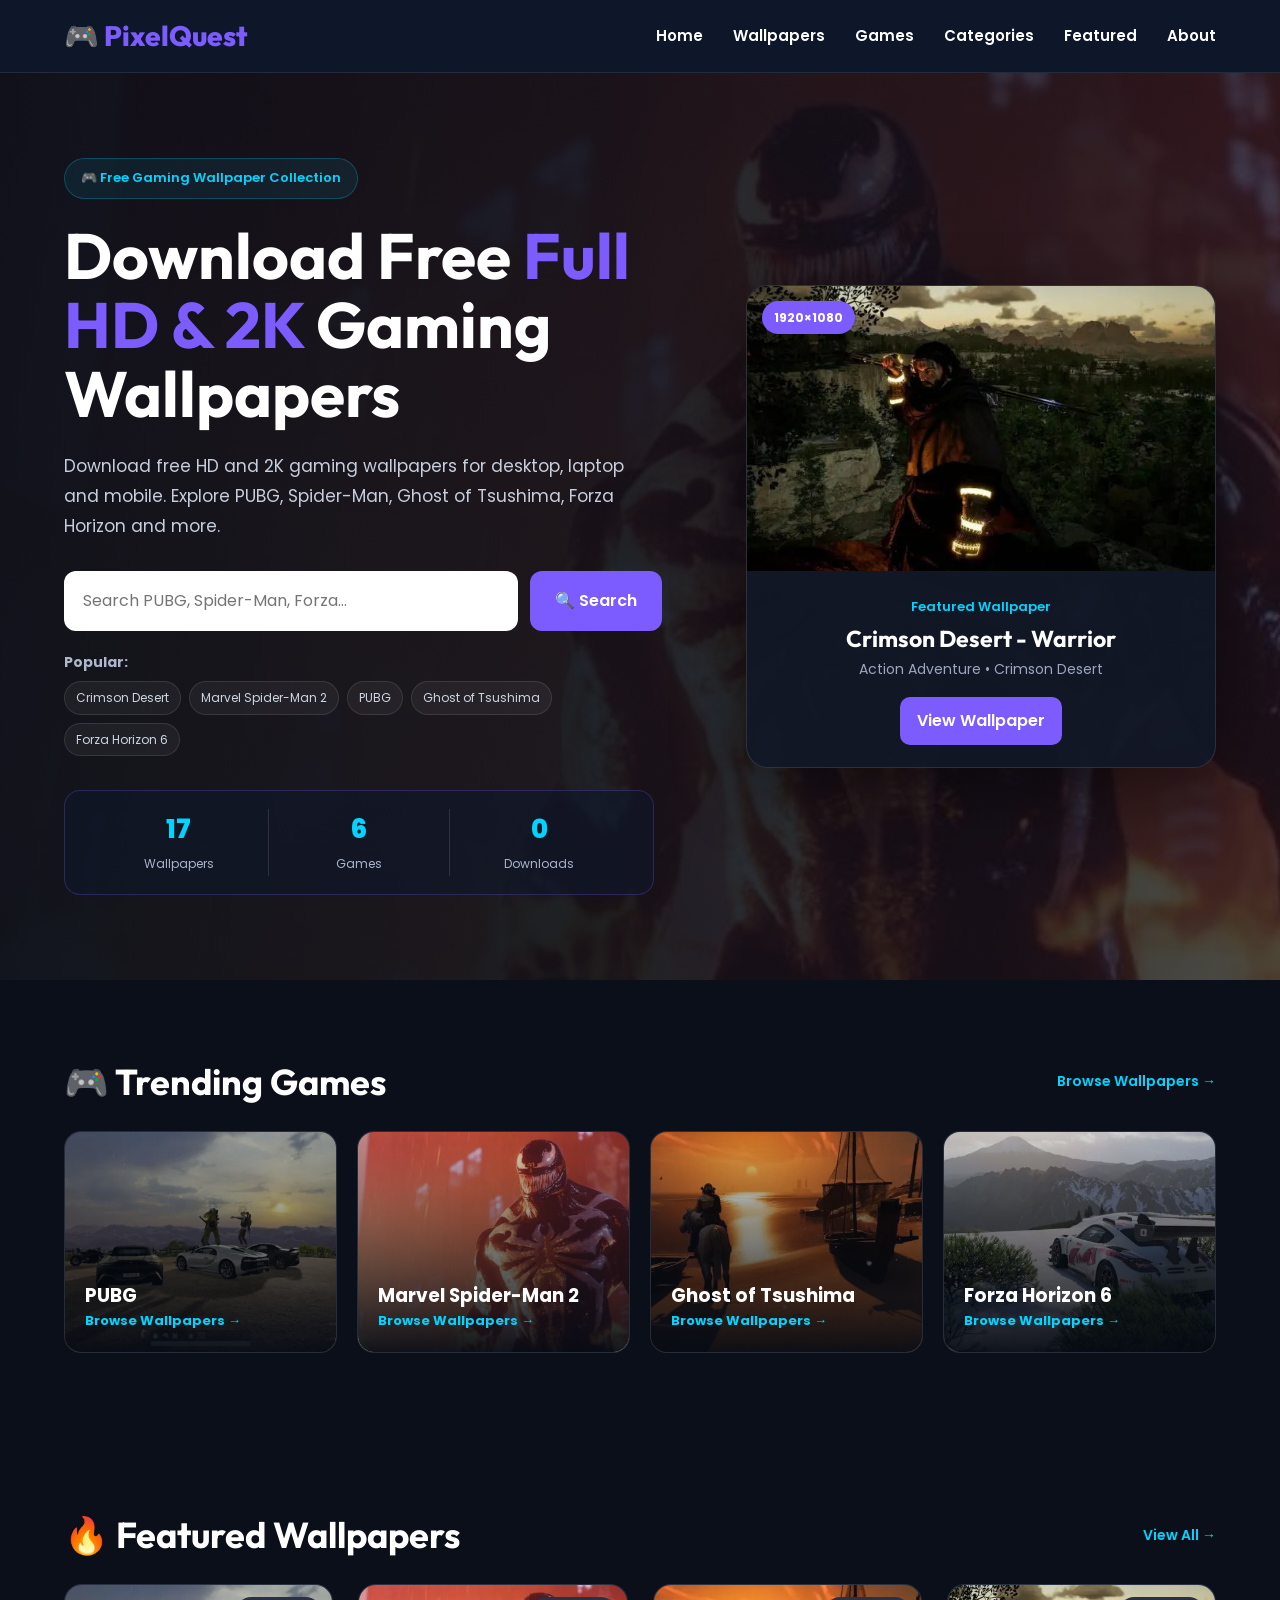
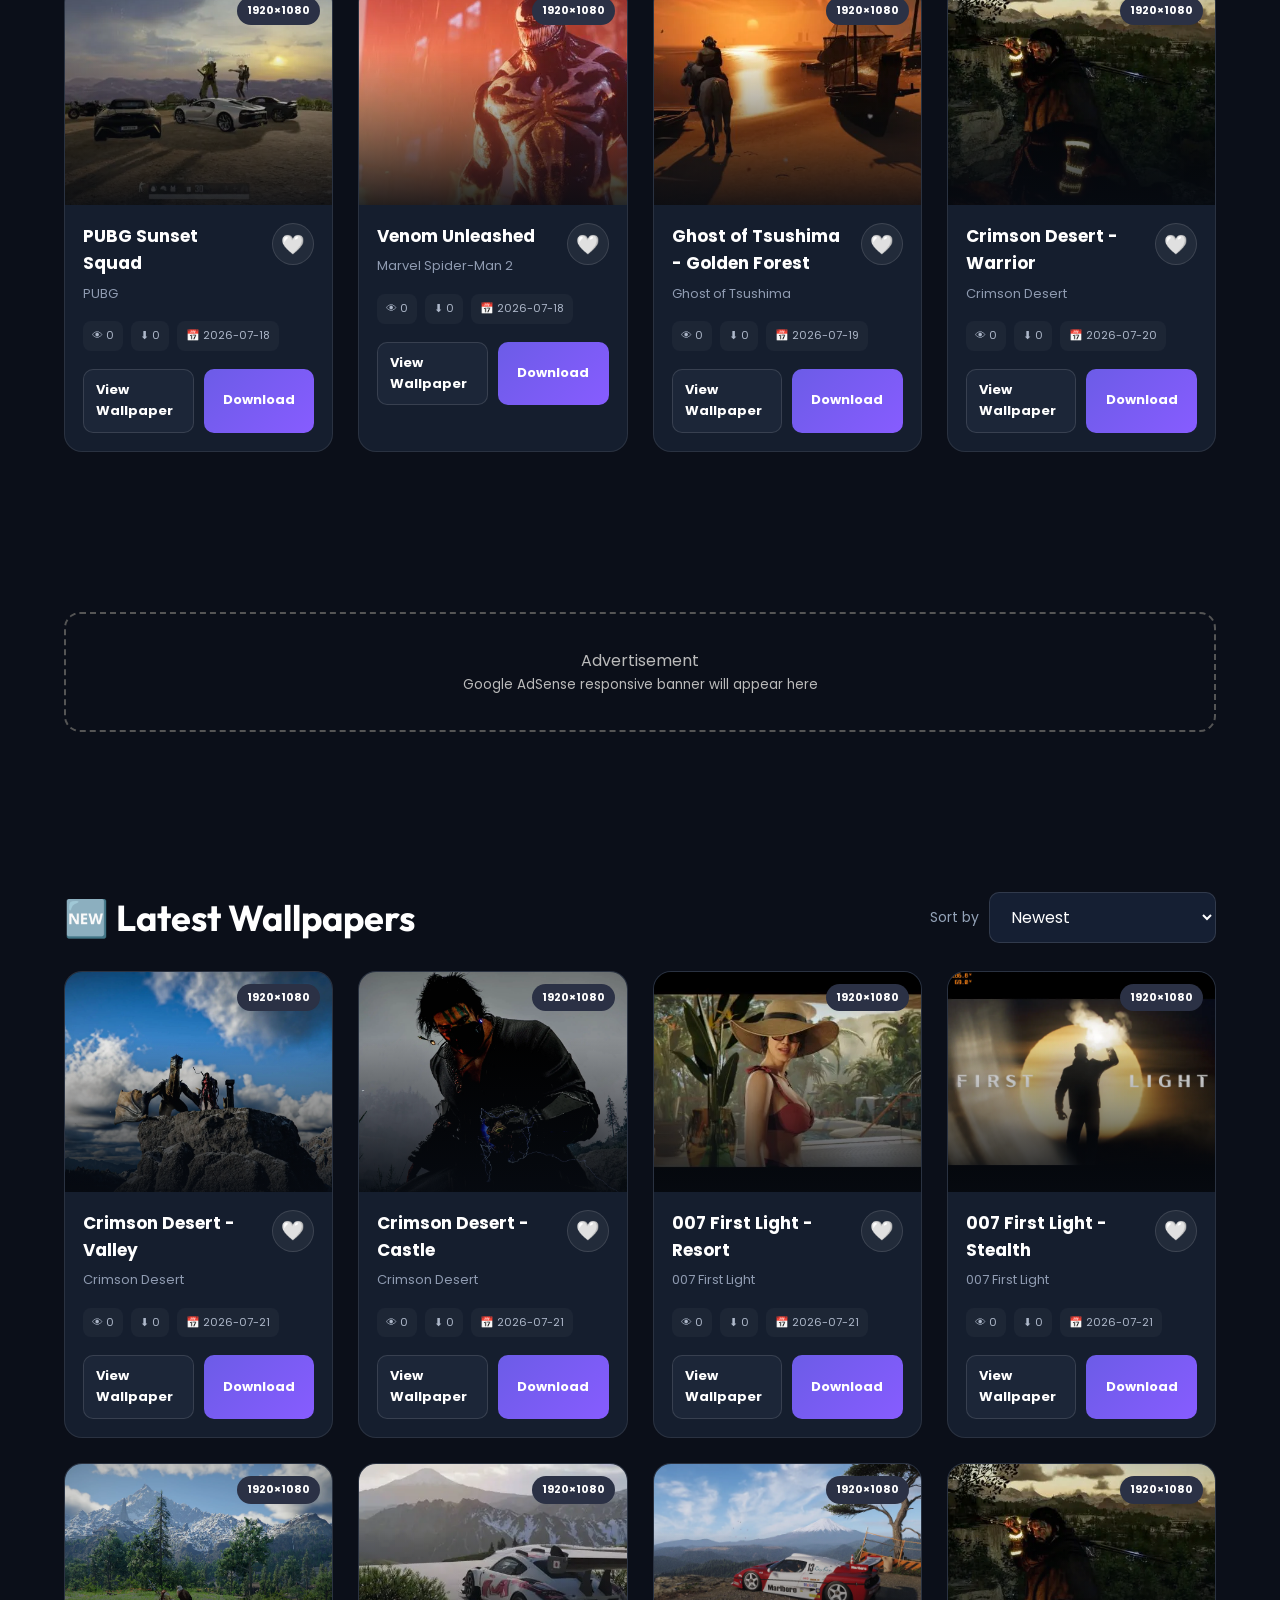
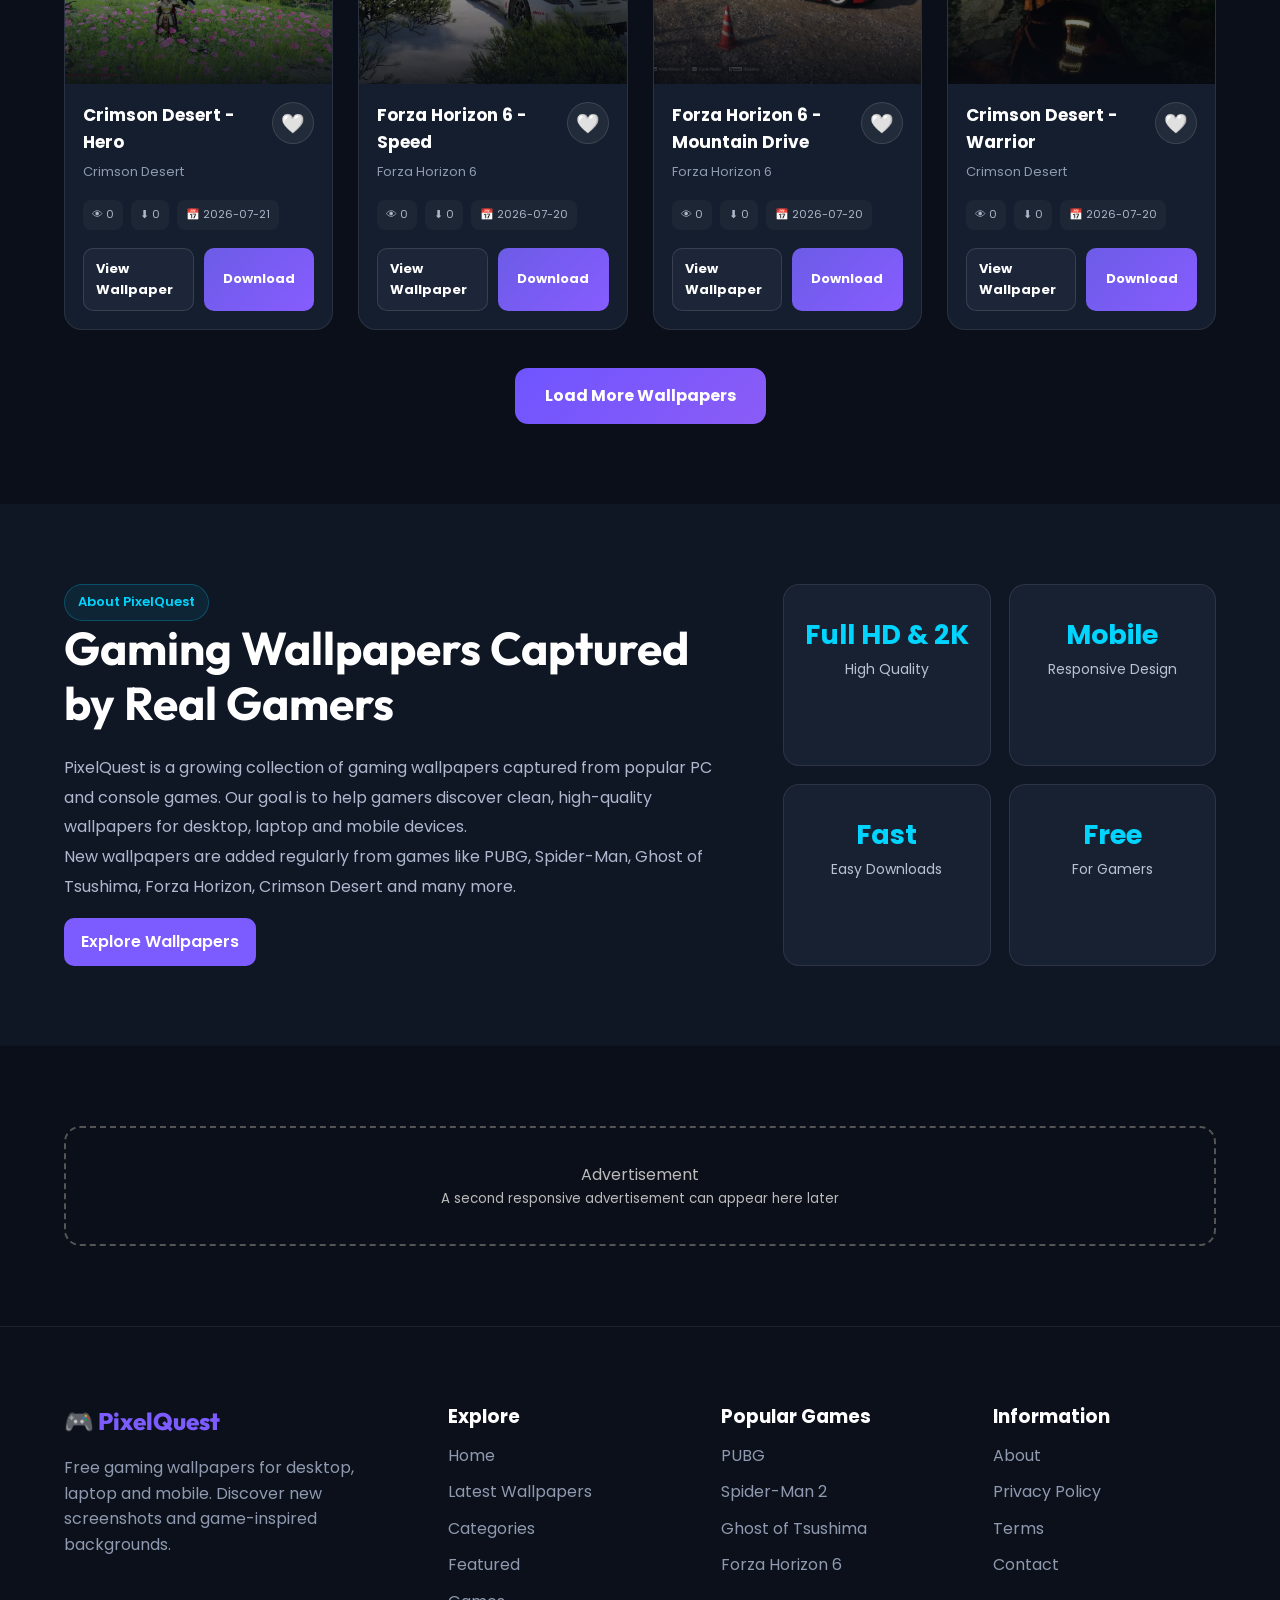
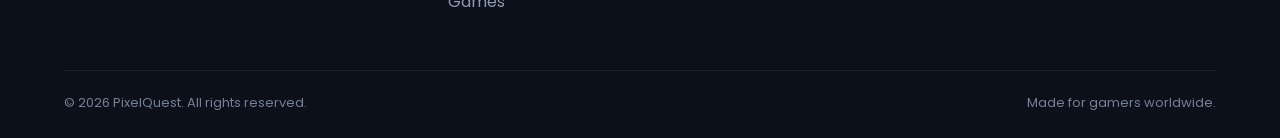
<file: index.html>
<!DOCTYPE html>
<html lang="en">

<head>
    <link
    rel="preload"
    as="image"
    href="images/thumbnail/spiderman/spiderman1.webp"
    type="image/webp"
    fetchpriority="high"
>

    <meta charset="UTF-8">

    <meta
        name="viewport"
        content="width=device-width, initial-scale=1.0"
    >

    <title>
        PixelQuest | Free HD & 2K Gaming Wallpapers
    </title>

    <meta
        name="description"
        content="Download free HD and 2K gaming wallpapers for desktop, laptop and mobile. Explore PUBG, Spider-Man, Ghost of Tsushima, Forza Horizon, Crimson Desert and more."
    >

    <!-- Canonical URL -->

    <link
        rel="canonical"
        href="https://pixelquestwallpapers.com/"
    >

    <!-- Favicon -->

    <link
        rel="icon"
        type="image/png"
        href="images/favicon.png"
    >

    <!-- Open Graph sharing -->

    <meta
        property="og:title"
        content="PixelQuest | Free HD & 2K Gaming Wallpapers"
    >

    <meta
        property="og:description"
        content="Download free HD and 2K gaming wallpapers for desktop, laptop and mobile."
    >

    <meta
        property="og:type"
        content="website"
    >

    <meta
        property="og:url"
        content="https://pixelquestwallpapers.com/"
    >

    <meta
        property="og:image"
        content="https://pixelquestwallpapers.com/images/social-preview.jpg"
    >

    <!-- Twitter / X sharing -->

    <meta
        name="twitter:card"
        content="summary_large_image"
    >

    <meta
        name="twitter:title"
        content="PixelQuest | Free HD & 2K Gaming Wallpapers"
    >

    <meta
        name="twitter:description"
        content="Download free HD and 2K gaming wallpapers for desktop, laptop and mobile."
    >

    <meta
        name="twitter:image"
        content="https://pixelquestwallpapers.com/images/social-preview.jpg"
    >

    <!-- Styles -->

    <link
        rel="stylesheet"
        href="style.css?v=11"
    >

    <link
        rel="preconnect"
        href="https://fonts.googleapis.com"
    >

    <link
        rel="preconnect"
        href="https://fonts.gstatic.com"
        crossorigin
    >

    <link
        href="https://fonts.googleapis.com/css2?family=Outfit:wght@400;500;600;700;800&family=Poppins:wght@400;500;600&display=swap"
        rel="stylesheet"
    >

    <!-- JSON-LD Schema -->

    <script type="application/ld+json">
    {
        "@context": "https://schema.org",
        "@type": "WebSite",
        "name": "PixelQuest",
        "url": "https://pixelquestwallpapers.com/",
        "description": "Download free HD and 2K gaming wallpapers for desktop, laptop and mobile.",
        "potentialAction": {
            "@type": "SearchAction",
            "target": "https://pixelquestwallpapers.com/pages/search.html?q={search_term_string}",
            "query-input": "required name=search_term_string"
        }
    }
    </script>

    <script type="application/ld+json">
    {
        "@context": "https://schema.org",
        "@type": "Organization",
        "name": "PixelQuest",
        "url": "https://pixelquestwallpapers.com/",
        "logo": "https://pixelquestwallpapers.com/images/favicon.png"
    }
    </script>
    <!-- Google AdSense -->

<script
    async
    src="https://pagead2.googlesyndication.com/pagead/js/adsbygoogle.js?client=ca-pub-5871455052425075"
    crossorigin="anonymous"
></script>

    <!-- Google Analytics -->

    <script
        async
        src="https://www.googletagmanager.com/gtag/js?id=G-TD5LSX45Y0"
    ></script>

    <script>

        window.dataLayer =
            window.dataLayer || [];

        function gtag() {
            dataLayer.push(arguments);
        }

        gtag("js", new Date());

        gtag(
            "config",
            "G-TD5LSX45Y0"
        );

    </script>

</head>

<body>

    <!-- ================= HEADER ================= -->

    <header class="site-header">

        <div class="container header-container">

            <a
                href="/"
                class="logo"
            >
                🎮 PixelQuest
            </a>

            <nav class="desktop-nav">

                <a href="/">
                    Home
                </a>

                <a href="#latest">
                    Wallpapers
                </a>

                <a href="#games">
                    Games
                </a>

                <a href="pages/category.html">
                    Categories
                </a>

                <a href="#featured">
                    Featured
                </a>

                <a href="pages/about.html">
                    About
                </a>

            </nav>

            <button
                class="mobile-menu-button"
                id="mobile-menu-button"
                type="button"
                aria-label="Open navigation menu"
                aria-expanded="false"
            >

                <span></span>
                <span></span>
                <span></span>

            </button>

        </div>

        <nav
            class="mobile-nav"
            id="mobile-nav"
            aria-hidden="true"
            inert
        >

            <a href="/">
                🏠 Home
            </a>

            <a href="#latest">
                🖼 Wallpapers
            </a>

            <a href="#games">
                🎮 Games
            </a>

            <a href="pages/category.html">
                🗂 Categories
            </a>

            <a href="#featured">
                ⭐ Featured
            </a>

            <a href="pages/about.html">
                ℹ About
            </a>

        </nav>

    </header>

    <!-- ================= HERO ================= -->

    <section class="hero">

        <div class="container hero-container">

            <div class="hero-text">

                <span class="hero-tag">
                    🎮 Free Gaming Wallpaper Collection
                </span>

                <h1>
                    Download Free
                    <span>Full HD & 2K</span>
                    Gaming Wallpapers
                </h1>

                <p class="hero-description">
                    Download free HD and 2K gaming wallpapers for desktop,
                    laptop and mobile. Explore PUBG, Spider-Man,
                    Ghost of Tsushima, Forza Horizon and more.
                </p>

                <div class="search-box">

                    <input
                        type="text"
                        placeholder="Search PUBG, Spider-Man, Forza..."
                        aria-label="Search gaming wallpapers"
                    >

                    <button type="button">
                        🔍 Search
                    </button>

                </div>

                <div class="hero-popular">

                    <strong>
                        Popular:
                    </strong>

                    <div id="hero-popular-games"></div>

                </div>

                <!-- Dynamic Hero Statistics -->

                <div class="hero-stats">

                    <div class="hero-stat">

                        <span
                            class="hero-stat-number"
                            id="wallpaper-count"
                        >
                            0
                        </span>

                        <span class="hero-stat-label">
                            Wallpapers
                        </span>

                    </div>

                    <div class="hero-stat-divider"></div>

                    <div class="hero-stat">

                        <span
                            class="hero-stat-number"
                            id="game-count"
                        >
                            0
                        </span>

                        <span class="hero-stat-label">
                            Games
                        </span>

                    </div>

                    <div class="hero-stat-divider"></div>

                    <div class="hero-stat">

                        <span
                            class="hero-stat-number"
                            id="download-count"
                        >
                            0
                        </span>

                        <span class="hero-stat-label">
                            Downloads
                        </span>

                    </div>

                </div>

            </div>

            <div
                class="hero-featured"
                id="hero-featured-card"
            >

                <div class="hero-featured-image">

                    <img
                        id="hero-featured-image"
                        src="images/thumbnail/ghostoftsushima/got1.webp"
                        alt="Featured gaming wallpaper"
                        decoding="async"
                        fetchpriority="high"
                        width="640"
                        height="360"
                    >

                    <span
                        class="hero-resolution"
                        id="hero-featured-resolution"
                    >
                        1920×1080
                    </span>

                </div>

                <div class="hero-featured-info">

                    <span>
                        Featured Wallpaper
                    </span>

                    <h2 id="hero-featured-title">
                        Ghost of Tsushima
                    </h2>

                    <p id="hero-featured-details">
                        Action Adventure • Desktop
                    </p>

                    <a
                        href="#featured"
                        class="hero-view-button"
                        id="hero-featured-link"
                    >
                        View Wallpaper
                    </a>

                </div>

            </div>

        </div>

    </section>

    <!-- ================= TRENDING GAMES ================= -->

    <section
        class="trending-games"
        id="games"
    >

        <div class="container">

            <div class="section-title">

                <h2>
                    🎮 Trending Games
                </h2>

                <a
                    href="#latest"
                    class="view-all"
                >
                    Browse Wallpapers →
                </a>

            </div>

            <div
                class="games-grid"
                id="games-grid"
            ></div>

        </div>

    </section>

    <!-- ================= FEATURED WALLPAPERS ================= -->

    <section
        class="featured"
        id="featured"
    >

        <div class="container">

            <div class="section-title">

                <h2>
                    🔥 Featured Wallpapers
                </h2>

                <a
                    href="#latest"
                    class="view-all"
                >
                    View All →
                </a>

            </div>

            <div
                id="featured-wallpapers"
                class="wallpaper-grid"
            ></div>

        </div>

    </section>

    <!-- ================= ADVERTISEMENT ================= -->

    <section class="ad-section">

        <div class="container">

            <div class="ad-box">

                <span>
                    Advertisement
                </span>

                <small>
                    Google AdSense responsive banner will appear here
                </small>

            </div>

        </div>

    </section>

    <!-- ================= LATEST WALLPAPERS ================= -->

    <section
        class="latest"
        id="latest"
    >

        <div class="container">

            <div class="section-header">

                <h2>
                    🆕 Latest Wallpapers
                </h2>

                <div class="sort-control">

                    <span class="sort-label">
                        Sort by
                    </span>

                    <div class="sort-select-wrapper">

                        <select
                            id="sort-select"
                            aria-label="Sort wallpapers"
                        >

                            <option value="newest">
                                Newest
                            </option>

                            <option value="downloads">
                                Most Downloaded
                            </option>

                            <option value="views">
                                Most Viewed
                            </option>

                            <option value="az">
                                A - Z
                            </option>

                        </select>

                    </div>

                </div>

            </div>

            <div
                id="latest-wallpapers"
                class="wallpaper-grid"
            ></div>

            <div class="load-more">

                <button
                    id="loadMoreBtn"
                    type="button"
                >
                    Load More Wallpapers
                </button>

            </div>

        </div>

    </section>

    <!-- ================= ABOUT PIXELQUEST ================= -->

    <section
        class="about-section"
        id="about"
    >

        <div class="container">

            <div class="about-grid">

                <div class="about-content">

                    <span class="section-label">
                        About PixelQuest
                    </span>

                    <h2>
                        Gaming Wallpapers Captured by Real Gamers
                    </h2>

                    <p>
                        PixelQuest is a growing collection of gaming
                        wallpapers captured from popular PC and console
                        games. Our goal is to help gamers discover clean,
                        high-quality wallpapers for desktop, laptop and
                        mobile devices.
                    </p>

                    <p>
                        New wallpapers are added regularly from games like
                        PUBG, Spider-Man, Ghost of Tsushima, Forza Horizon,
                        Crimson Desert and many more.
                    </p>

                    <a
                        href="#latest"
                        class="about-button"
                    >
                        Explore Wallpapers
                    </a>

                </div>

                <div class="about-stats">

                    <div class="stat-card">

                        <strong>
                            Full HD & 2K
                        </strong>

                        <span>
                            High Quality
                        </span>

                    </div>

                    <div class="stat-card">

                        <strong>
                            Mobile
                        </strong>

                        <span>
                            Responsive Design
                        </span>

                    </div>

                    <div class="stat-card">

                        <strong>
                            Fast
                        </strong>

                        <span>
                            Easy Downloads
                        </span>

                    </div>

                    <div class="stat-card">

                        <strong>
                            Free
                        </strong>

                        <span>
                            For Gamers
                        </span>

                    </div>

                </div>

            </div>

        </div>

    </section>

    <!-- ================= SECOND ADVERTISEMENT ================= -->

    <section class="ad-section bottom-ad">

        <div class="container">

            <div class="ad-box">

                <span>
                    Advertisement
                </span>

                <small>
                    A second responsive advertisement can appear here later
                </small>

            </div>

        </div>

    </section>

    <!-- ================= FOOTER ================= -->

    <footer>

        <div class="container">

            <div class="footer-grid">

                <div class="footer-brand">

                    <a
                        href="/"
                        class="footer-logo"
                    >
                        🎮 PixelQuest
                    </a>

                    <p>
                        Free gaming wallpapers for desktop, laptop and
                        mobile. Discover new screenshots and game-inspired
                        backgrounds.
                    </p>

                </div>

                <div class="footer-column">

                    <h3>
                        Explore
                    </h3>

                    <a href="/">
                        Home
                    </a>

                    <a href="#latest">
                        Latest Wallpapers
                    </a>

                    <a href="pages/category.html">
                        Categories
                    </a>

                    <a href="#featured">
                        Featured
                    </a>

                    <a href="#games">
                        Games
                    </a>

                </div>

                <div class="footer-column">

                    <h3>
                        Popular Games
                    </h3>

                    <a href="#latest">
                        PUBG
                    </a>

                    <a href="#latest">
                        Spider-Man 2
                    </a>

                    <a href="#latest">
                        Ghost of Tsushima
                    </a>

                    <a href="#latest">
                        Forza Horizon 6
                    </a>

                </div>

                <div class="footer-column">

                    <h3>
                        Information
                    </h3>

                    <a href="pages/about.html">
                        About
                    </a>

                    <a href="pages/privacy.html">
                        Privacy Policy
                    </a>

                    <a href="pages/terms.html">
                        Terms
                    </a>

                    <a href="pages/contact.html">
                        Contact
                    </a>

                </div>

            </div>

            <div class="footer-bottom">

                <p>
                    © 2026 PixelQuest. All rights reserved.
                </p>

                <p>
                    Made for gamers worldwide.
                </p>

            </div>

        </div>

    </footer>

    <!-- ================= BACK TO TOP ================= -->

    <button
        class="back-to-top"
        id="back-to-top"
        type="button"
        aria-label="Back to top"
        title="Back to top"
    >
        ↑
    </button>

    <script
        src="js/utils.js"
        defer
    ></script>

    <script
        src="js/script.js"
        defer
    ></script>

</body>

</html>
</file>
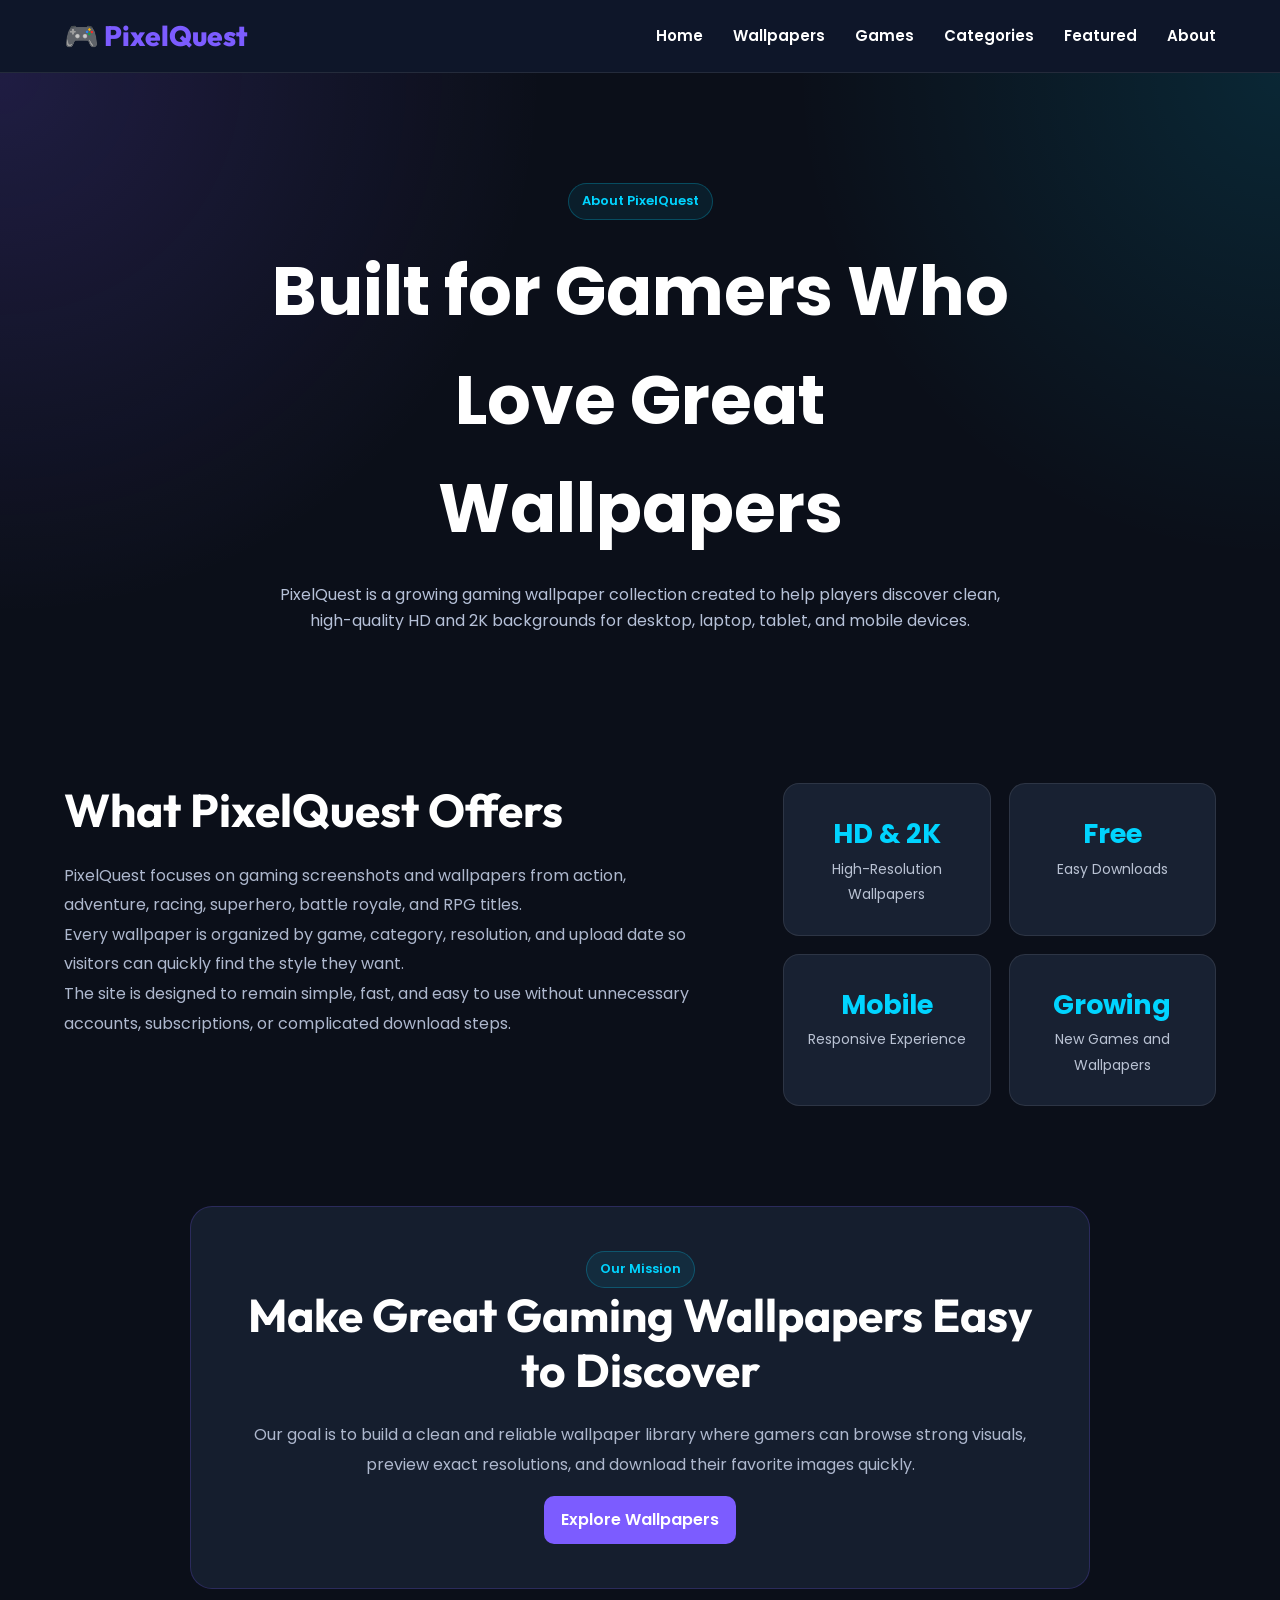
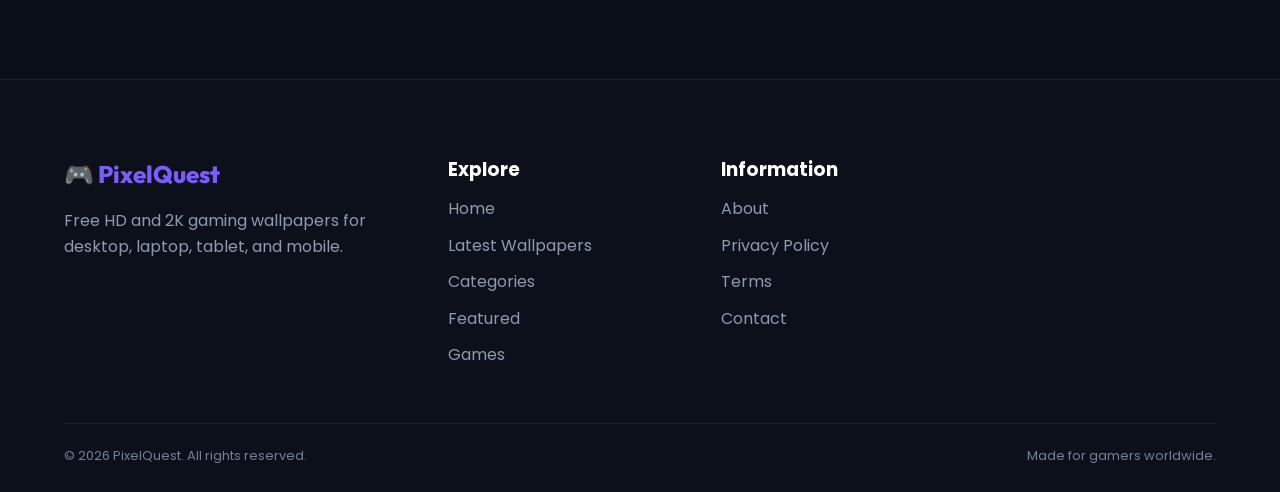
<file: pages/about.html>
<!DOCTYPE html>
<html lang="en">

<head>

    <meta charset="UTF-8">

    <meta
        name="viewport"
        content="width=device-width, initial-scale=1.0"
    >

    <title>
        About PixelQuest | Gaming Wallpaper Collection
    </title>

    <meta
        name="description"
        content="Learn about PixelQuest, a growing collection of free HD and 2K gaming wallpapers for desktop, laptop and mobile."
    >

    <link
        rel="canonical"
        href="https://pixelquestwallpapers.com/pages/about.html"
    >

    <link
        rel="icon"
        type="image/png"
        href="../images/favicon.png"
    >

    <link
        rel="stylesheet"
        href="../style.css"
    >

    <link
        rel="preconnect"
        href="https://fonts.googleapis.com"
    >

    <link
        rel="preconnect"
        href="https://fonts.gstatic.com"
        crossorigin
    >

    <link
        href="https://fonts.googleapis.com/css2?family=Outfit:wght@400;500;600;700;800&family=Poppins:wght@400;500;600&display=swap"
        rel="stylesheet"
    >
    <!-- Google AdSense -->

<script
    async
    src="https://pagead2.googlesyndication.com/pagead/js/adsbygoogle.js?client=ca-pub-5871455052425075"
    crossorigin="anonymous"
></script>

    <!-- Google Analytics -->

    <script
        async
        src="https://www.googletagmanager.com/gtag/js?id=G-TD5LSX45Y0"
    ></script>

    <script>

        window.dataLayer =
            window.dataLayer || [];

        function gtag() {
            dataLayer.push(arguments);
        }

        gtag("js", new Date());

        gtag(
            "config",
            "G-TD5LSX45Y0"
        );

    </script>

</head>

<body>

    <!-- ================= HEADER ================= -->

    <header class="site-header">

        <div class="container header-container">

            <a
                href="../"
                class="logo"
            >
                🎮 PixelQuest
            </a>

            <nav class="desktop-nav">

                <a href="../">
                    Home
                </a>

                <a href="../#latest">
                    Wallpapers
                </a>

                <a href="../#games">
                    Games
                </a>

                <a href="category.html">
                    Categories
                </a>

                <a href="../#featured">
                    Featured
                </a>

                <a href="about.html">
                    About
                </a>

            </nav>

            <button
                class="mobile-menu-button"
                id="mobile-menu-button"
                type="button"
                aria-label="Open navigation menu"
                aria-expanded="false"
            >

                <span></span>
                <span></span>
                <span></span>

            </button>

        </div>

        <nav
            class="mobile-nav"
            id="mobile-nav"
            aria-hidden="true"
            inert
        >

            <a href="../">
                🏠 Home
            </a>

            <a href="../#latest">
                🖼 Wallpapers
            </a>

            <a href="../#games">
                🎮 Games
            </a>

            <a href="category.html">
                🗂 Categories
            </a>

            <a href="../#featured">
                ⭐ Featured
            </a>

            <a href="about.html">
                ℹ About
            </a>

        </nav>

    </header>

    <!-- ================= ABOUT HERO ================= -->

    <main>

        <section class="about-page-hero">

            <div class="container">

                <div class="about-page-hero-content">

                    <span class="section-label">
                        About PixelQuest
                    </span>

                    <h1>
                        Built for Gamers Who Love Great Wallpapers
                    </h1>

                    <p>
                        PixelQuest is a growing gaming wallpaper collection
                        created to help players discover clean, high-quality
                        HD and 2K backgrounds for desktop, laptop, tablet,
                        and mobile devices.
                    </p>

                </div>

            </div>

        </section>

        <!-- ================= ABOUT CONTENT ================= -->

        <section class="about-page-content">

            <div class="container">

                <div class="about-page-grid">

                    <div class="about-page-text">

                        <h2>
                            What PixelQuest Offers
                        </h2>

                        <p>
                            PixelQuest focuses on gaming screenshots and
                            wallpapers from action, adventure, racing,
                            superhero, battle royale, and RPG titles.
                        </p>

                        <p>
                            Every wallpaper is organized by game, category,
                            resolution, and upload date so visitors can quickly
                            find the style they want.
                        </p>

                        <p>
                            The site is designed to remain simple, fast, and
                            easy to use without unnecessary accounts,
                            subscriptions, or complicated download steps.
                        </p>

                    </div>

                    <div class="about-page-features">

                        <div class="stat-card">

                            <strong>
                                HD & 2K
                            </strong>

                            <span>
                                High-Resolution Wallpapers
                            </span>

                        </div>

                        <div class="stat-card">

                            <strong>
                                Free
                            </strong>

                            <span>
                                Easy Downloads
                            </span>

                        </div>

                        <div class="stat-card">

                            <strong>
                                Mobile
                            </strong>

                            <span>
                                Responsive Experience
                            </span>

                        </div>

                        <div class="stat-card">

                            <strong>
                                Growing
                            </strong>

                            <span>
                                New Games and Wallpapers
                            </span>

                        </div>

                    </div>

                </div>

            </div>

        </section>

        <!-- ================= MISSION ================= -->

        <section class="about-mission">

            <div class="container">

                <div class="about-mission-card">

                    <span class="section-label">
                        Our Mission
                    </span>

                    <h2>
                        Make Great Gaming Wallpapers Easy to Discover
                    </h2>

                    <p>
                        Our goal is to build a clean and reliable wallpaper
                        library where gamers can browse strong visuals,
                        preview exact resolutions, and download their
                        favorite images quickly.
                    </p>

                    <a
                        href="../#latest"
                        class="about-button"
                    >
                        Explore Wallpapers
                    </a>

                </div>

            </div>

        </section>

    </main>

    <!-- ================= FOOTER ================= -->

    <footer>

        <div class="container">

            <div class="footer-grid">

                <div class="footer-brand">

                    <a
                        href="../"
                        class="footer-logo"
                    >
                        🎮 PixelQuest
                    </a>

                    <p>
                        Free HD and 2K gaming wallpapers for desktop,
                        laptop, tablet, and mobile.
                    </p>

                </div>

                <div class="footer-column">

                    <h3>
                        Explore
                    </h3>

                    <a href="../">
                        Home
                    </a>

                    <a href="../#latest">
                        Latest Wallpapers
                    </a>

                    <a href="category.html">
                        Categories
                    </a>

                    <a href="../#featured">
                        Featured
                    </a>

                    <a href="../#games">
                        Games
                    </a>

                </div>

                <div class="footer-column">

                    <h3>
                        Information
                    </h3>

                    <a href="about.html">
                        About
                    </a>

                    <a href="privacy.html">
                        Privacy Policy
                    </a>

                    <a href="terms.html">
                        Terms
                    </a>

                    <a href="contact.html">
                        Contact
                    </a>

                </div>

            </div>

            <div class="footer-bottom">

                <p>
                    © 2026 PixelQuest. All rights reserved.
                </p>

                <p>
                    Made for gamers worldwide.
                </p>

            </div>

        </div>

    </footer>

    <script
        src="../js/utils.js"
        defer
    ></script>

    <script
        src="../js/script.js"
        defer
    ></script>

</body>

</html>
</file>
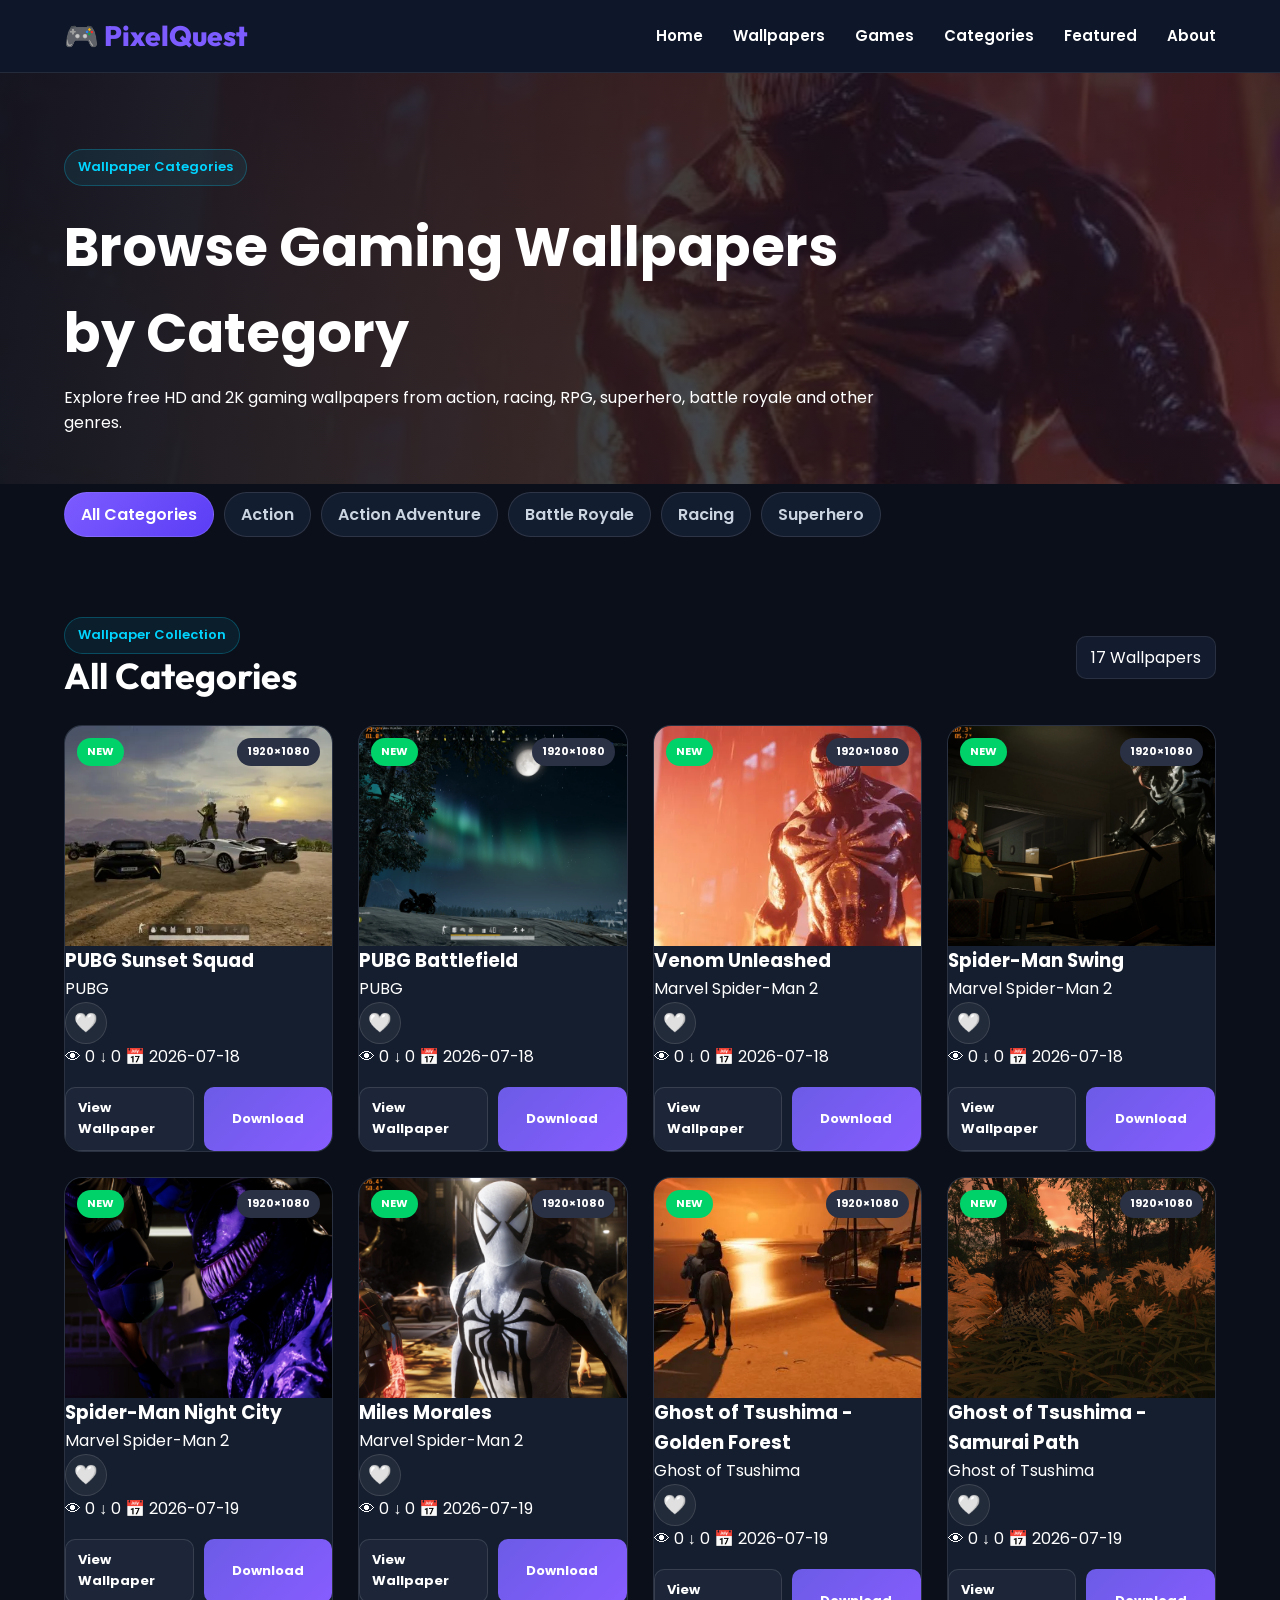
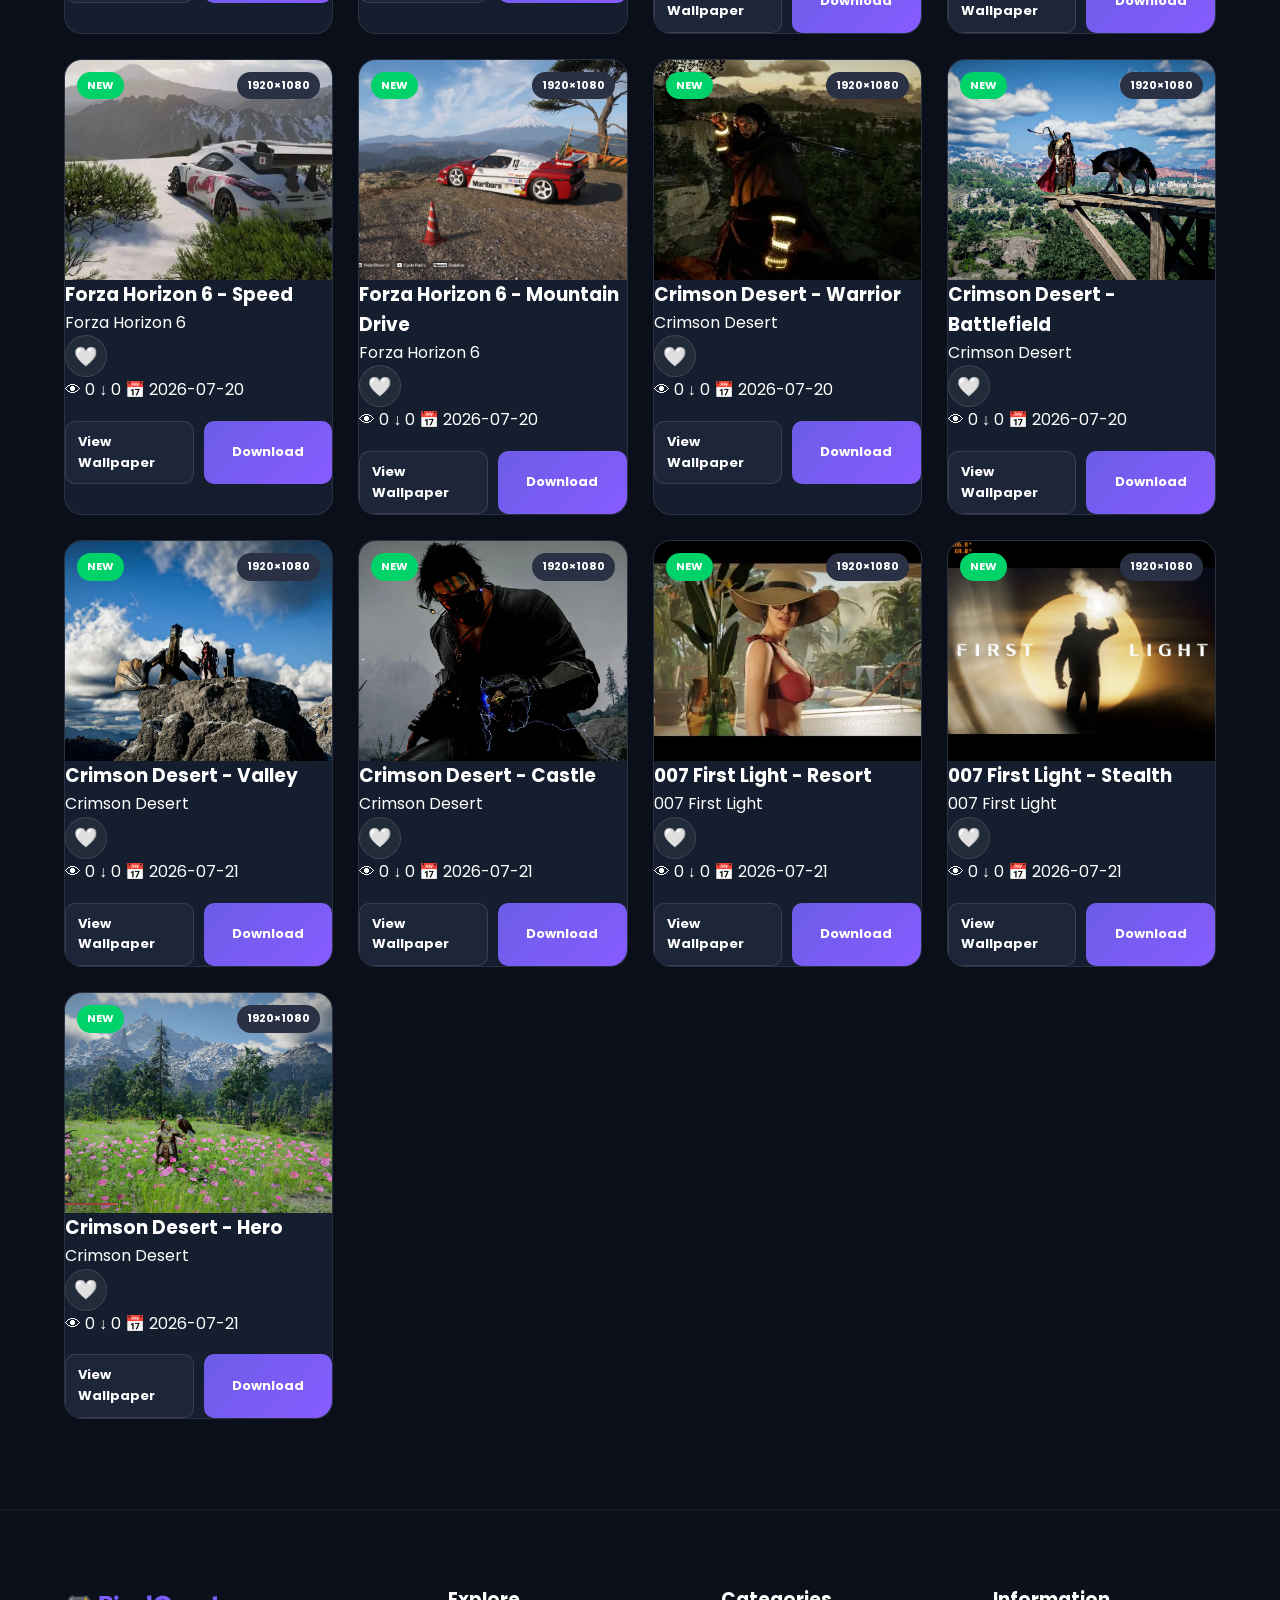
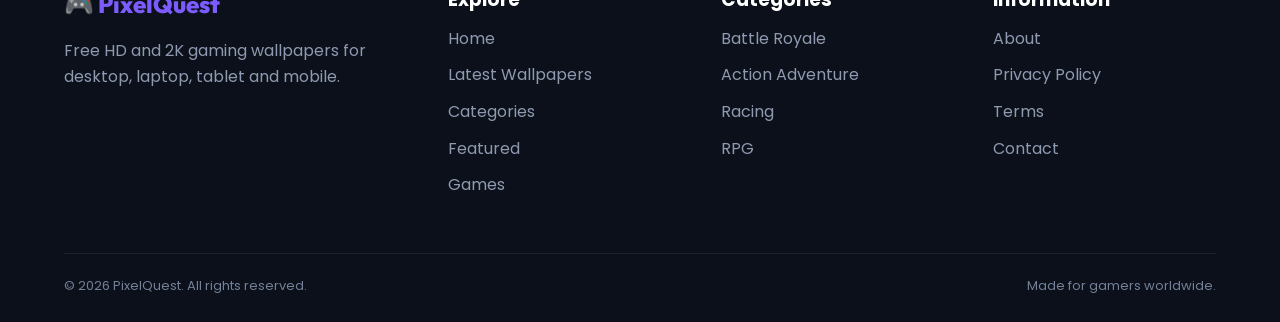
<file: pages/category.html>
<!DOCTYPE html>
<html lang="en">

<head>

    <meta charset="UTF-8">

    <meta
        name="viewport"
        content="width=device-width, initial-scale=1.0"
    >

    <title>
        Gaming Wallpaper Categories | PixelQuest
    </title>

    <meta
        name="description"
        content="Browse free HD and 2K gaming wallpapers by category, including action, racing, RPG, superhero and battle royale."
    >

    <link
        rel="canonical"
        href="https://pixelquestwallpapers.com/pages/category.html"
    >

    <link
        rel="icon"
        type="image/png"
        href="../images/favicon.png"
    >

    <link
    rel="stylesheet"
    href="../style.css?v=12"
>

    <link
        rel="preconnect"
        href="https://fonts.googleapis.com"
    >

    <link
        rel="preconnect"
        href="https://fonts.gstatic.com"
        crossorigin
    >

    <link
        href="https://fonts.googleapis.com/css2?family=Outfit:wght@400;500;600;700;800&family=Poppins:wght@400;500;600&display=swap"
        rel="stylesheet"
    >
    <!-- Google AdSense -->

<script
    async
    src="https://pagead2.googlesyndication.com/pagead/js/adsbygoogle.js?client=ca-pub-5871455052425075"
    crossorigin="anonymous"
></script>

    <!-- Google Analytics -->

    <script
        async
        src="https://www.googletagmanager.com/gtag/js?id=G-TD5LSX45Y0"
    ></script>

    <script>

        window.dataLayer =
            window.dataLayer || [];

        function gtag() {
            dataLayer.push(arguments);
        }

        gtag("js", new Date());

        gtag(
            "config",
            "G-TD5LSX45Y0"
        );

    </script>

</head>

<body>

    <!-- ================= HEADER ================= -->

    <header class="site-header">

        <div class="container header-container">

            <a
                href="../"
                class="logo"
            >
                🎮 PixelQuest
            </a>

            <nav class="desktop-nav">

                <a href="../">
                    Home
                </a>

                <a href="../#latest">
                    Wallpapers
                </a>

                <a href="../#games">
                    Games
                </a>

                <a href="category.html">
                    Categories
                </a>

                <a href="../#featured">
                    Featured
                </a>

                <a href="about.html">
                    About
                </a>

            </nav>

            <button
                class="mobile-menu-button"
                id="mobile-menu-button"
                type="button"
                aria-label="Open navigation menu"
                aria-expanded="false"
            >

                <span></span>
                <span></span>
                <span></span>

            </button>

        </div>

        <nav
            class="mobile-nav"
            id="mobile-nav"
            aria-hidden="true"
            inert
        >

            <a href="../">
                🏠 Home
            </a>

            <a href="../#latest">
                🖼 Wallpapers
            </a>

            <a href="../#games">
                🎮 Games
            </a>

            <a href="category.html">
                🗂 Categories
            </a>

            <a href="../#featured">
                ⭐ Featured
            </a>

            <a href="about.html">
                ℹ About
            </a>

        </nav>

    </header>

    <!-- ================= MAIN CONTENT ================= -->

    <main>

        <!-- Category Hero -->

        <section class="category-page-hero">

            <div class="container">

                <div class="category-page-hero-content">

                    <span class="section-label">
                        Wallpaper Categories
                    </span>

                    <h1 id="category-page-title">
                        Browse Gaming Wallpapers by Category
                    </h1>

                    <p id="category-page-description">
                        Explore free HD and 2K gaming wallpapers from action,
                        racing, RPG, superhero, battle royale and other genres.
                    </p>

                </div>

            </div>

        </section>

        <!-- Category Filters -->

        <section class="category-filter-section">

            <div class="container">

                <div
                    class="category-filter-list"
                    id="category-filter-list"
                >
                    <!-- JavaScript loads category buttons here -->
                </div>

            </div>

        </section>

        <!-- Category Wallpapers -->

        <section class="category-wallpapers-section">

            <div class="container">

                <div class="section-header">

                    <div>

                        <span class="section-label">
                            Wallpaper Collection
                        </span>

                        <h2 id="category-results-title">
                            All Categories
                        </h2>

                    </div>

                    <span
                        class="category-result-count"
                        id="category-result-count"
                    >
                        0 Wallpapers
                    </span>

                </div>

                <div
                    class="wallpaper-grid"
                    id="category-wallpapers"
                >
                    <!-- JavaScript loads wallpapers here -->
                </div>

                <div
                    class="category-empty-message"
                    id="category-empty-message"
                    hidden
                >

                    <h2>
                        No Wallpapers Found
                    </h2>

                    <p>
                        There are currently no wallpapers available in this
                        category.
                    </p>

                    <a
                        href="../#latest"
                        class="about-button"
                    >
                        Browse All Wallpapers
                    </a>

                </div>

            </div>

        </section>

    </main>

    <!-- ================= FOOTER ================= -->

    <footer>

        <div class="container">

            <div class="footer-grid">

                <div class="footer-brand">

                    <a
                        href="../"
                        class="footer-logo"
                    >
                        🎮 PixelQuest
                    </a>

                    <p>
                        Free HD and 2K gaming wallpapers for desktop,
                        laptop, tablet and mobile.
                    </p>

                </div>

                <div class="footer-column">

                    <h3>
                        Explore
                    </h3>

                    <a href="../">
                        Home
                    </a>

                    <a href="../#latest">
                        Latest Wallpapers
                    </a>

                    <a href="category.html">
                        Categories
                    </a>

                    <a href="../#featured">
                        Featured
                    </a>

                    <a href="../#games">
                        Games
                    </a>

                </div>

                <div class="footer-column">

                    <h3>
                        Categories
                    </h3>

                    <a href="category.html?category=Battle%20Royale">
                        Battle Royale
                    </a>

                    <a href="category.html?category=Action%20Adventure">
                        Action Adventure
                    </a>

                    <a href="category.html?category=Racing">
                        Racing
                    </a>

                    <a href="category.html?category=RPG">
                        RPG
                    </a>

                </div>

                <div class="footer-column">

                    <h3>
                        Information
                    </h3>

                    <a href="about.html">
                        About
                    </a>

                    <a href="privacy.html">
                        Privacy Policy
                    </a>

                    <a href="terms.html">
                        Terms
                    </a>

                    <a href="contact.html">
                        Contact
                    </a>

                </div>

            </div>

            <div class="footer-bottom">

                <p>
                    © 2026 PixelQuest. All rights reserved.
                </p>

                <p>
                    Made for gamers worldwide.
                </p>

            </div>

        </div>

    </footer>

    <!-- ================= JAVASCRIPT ================= -->

    <script
        src="../js/utils.js"
        defer
    ></script>

    <script
        src="../js/script.js"
        defer
    ></script>

    <script
    src="../js/category.js?v=2"
    defer
></script>

</body>

</html>
</file>
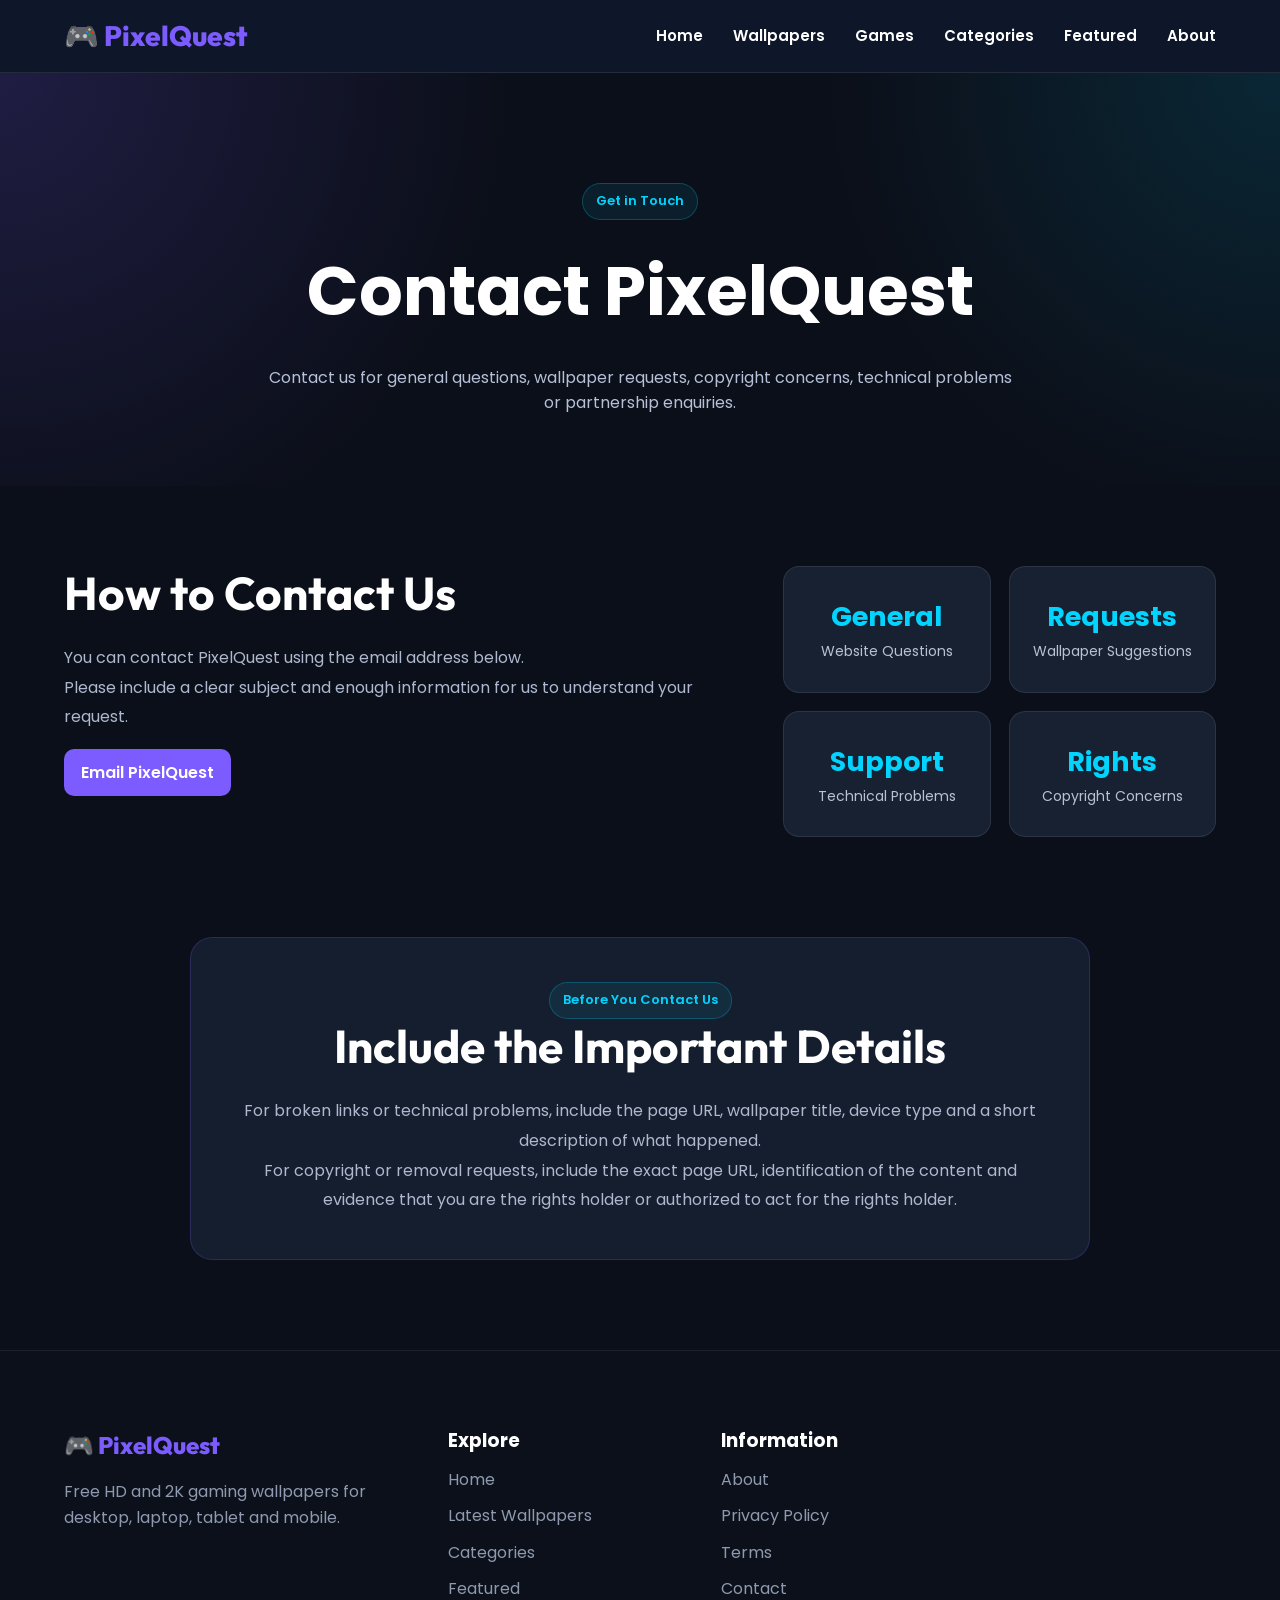
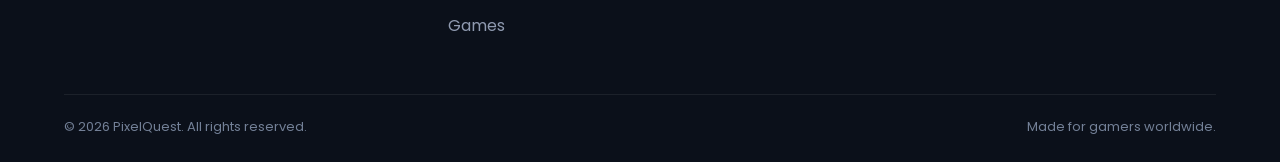
<file: pages/contact.html>
<!DOCTYPE html>
<html lang="en">

<head>

    <meta charset="UTF-8">

    <meta
        name="viewport"
        content="width=device-width, initial-scale=1.0"
    >

    <title>
        Contact PixelQuest | Wallpaper Support
    </title>

    <meta
        name="description"
        content="Contact PixelQuest for general questions, wallpaper requests, copyright concerns, technical issues and partnership enquiries."
    >

    <link
        rel="canonical"
        href="https://pixelquestwallpapers.com/pages/contact.html"
    >

    <link
        rel="icon"
        type="image/png"
        href="../images/favicon.png"
    >

    <link
        rel="stylesheet"
        href="../style.css"
    >

    <link
        rel="preconnect"
        href="https://fonts.googleapis.com"
    >

    <link
        rel="preconnect"
        href="https://fonts.gstatic.com"
        crossorigin
    >

    <link
        href="https://fonts.googleapis.com/css2?family=Outfit:wght@400;500;600;700;800&family=Poppins:wght@400;500;600&display=swap"
        rel="stylesheet"
    >
    <!-- Google AdSense -->

<script
    async
    src="https://pagead2.googlesyndication.com/pagead/js/adsbygoogle.js?client=ca-pub-5871455052425075"
    crossorigin="anonymous"
></script>

    <!-- Google Analytics -->

    <script
        async
        src="https://www.googletagmanager.com/gtag/js?id=G-TD5LSX45Y0"
    ></script>

    <script>

        window.dataLayer =
            window.dataLayer || [];

        function gtag() {
            dataLayer.push(arguments);
        }

        gtag("js", new Date());

        gtag(
            "config",
            "G-TD5LSX45Y0"
        );

    </script>

</head>

<body>

    <!-- ================= HEADER ================= -->

    <header class="site-header">

        <div class="container header-container">

            <a
                href="../"
                class="logo"
            >
                🎮 PixelQuest
            </a>

            <nav class="desktop-nav">

                <a href="../">
                    Home
                </a>

                <a href="../#latest">
                    Wallpapers
                </a>

                <a href="../#games">
                    Games
                </a>

                <a href="category.html">
                    Categories
                </a>

                <a href="../#featured">
                    Featured
                </a>

                <a href="about.html">
                    About
                </a>

            </nav>

            <button
                class="mobile-menu-button"
                id="mobile-menu-button"
                type="button"
                aria-label="Open navigation menu"
                aria-expanded="false"
            >

                <span></span>
                <span></span>
                <span></span>

            </button>

        </div>

        <nav
            class="mobile-nav"
            id="mobile-nav"
            aria-hidden="true"
            inert
        >

            <a href="../">
                🏠 Home
            </a>

            <a href="../#latest">
                🖼 Wallpapers
            </a>

            <a href="../#games">
                🎮 Games
            </a>

            <a href="category.html">
                🗂 Categories
            </a>

            <a href="../#featured">
                ⭐ Featured
            </a>

            <a href="about.html">
                ℹ About
            </a>

        </nav>

    </header>

    <!-- ================= CONTACT PAGE ================= -->

    <main>

        <section class="about-page-hero">

            <div class="container">

                <div class="about-page-hero-content">

                    <span class="section-label">
                        Get in Touch
                    </span>

                    <h1>
                        Contact PixelQuest
                    </h1>

                    <p>
                        Contact us for general questions, wallpaper requests,
                        copyright concerns, technical problems or partnership
                        enquiries.
                    </p>

                </div>

            </div>

        </section>

        <section class="about-page-content">

            <div class="container">

                <div class="about-page-grid">

                    <div class="about-page-text">

                        <h2>
                            How to Contact Us
                        </h2>

                        <p>
                            You can contact PixelQuest using the email address
                            below.
                        </p>

                        <p>
                            Please include a clear subject and enough
                            information for us to understand your request.
                        </p>

                        <a
    href="mailto:greenhousestudio1997@gmail.com?subject=PixelQuest%20Contact"
    class="about-button"
>
    Email PixelQuest
</a>

                    </div>

                    <div class="about-page-features">

                        <div class="stat-card">

                            <strong>
                                General
                            </strong>

                            <span>
                                Website Questions
                            </span>

                        </div>

                        <div class="stat-card">

                            <strong>
                                Requests
                            </strong>

                            <span>
                                Wallpaper Suggestions
                            </span>

                        </div>

                        <div class="stat-card">

                            <strong>
                                Support
                            </strong>

                            <span>
                                Technical Problems
                            </span>

                        </div>

                        <div class="stat-card">

                            <strong>
                                Rights
                            </strong>

                            <span>
                                Copyright Concerns
                            </span>

                        </div>

                    </div>

                </div>

            </div>

        </section>

        <section class="about-mission">

            <div class="container">

                <div class="about-mission-card">

                    <span class="section-label">
                        Before You Contact Us
                    </span>

                    <h2>
                        Include the Important Details
                    </h2>

                    <p>
                        For broken links or technical problems, include the
                        page URL, wallpaper title, device type and a short
                        description of what happened.
                    </p>

                    <p>
                        For copyright or removal requests, include the exact
                        page URL, identification of the content and evidence
                        that you are the rights holder or authorized to act
                        for the rights holder.
                    </p>

                </div>

            </div>

        </section>

    </main>

    <!-- ================= FOOTER ================= -->

    <footer>

        <div class="container">

            <div class="footer-grid">

                <div class="footer-brand">

                    <a
                        href="../"
                        class="footer-logo"
                    >
                        🎮 PixelQuest
                    </a>

                    <p>
                        Free HD and 2K gaming wallpapers for desktop,
                        laptop, tablet and mobile.
                    </p>

                </div>

                <div class="footer-column">

                    <h3>
                        Explore
                    </h3>

                    <a href="../">
                        Home
                    </a>

                    <a href="../#latest">
                        Latest Wallpapers
                    </a>

                    <a href="category.html">
                        Categories
                    </a>

                    <a href="../#featured">
                        Featured
                    </a>

                    <a href="../#games">
                        Games
                    </a>

                </div>

                <div class="footer-column">

                    <h3>
                        Information
                    </h3>

                    <a href="about.html">
                        About
                    </a>

                    <a href="privacy.html">
                        Privacy Policy
                    </a>

                    <a href="terms.html">
                        Terms
                    </a>

                    <a href="contact.html">
                        Contact
                    </a>

                </div>

            </div>

            <div class="footer-bottom">

                <p>
                    © 2026 PixelQuest. All rights reserved.
                </p>

                <p>
                    Made for gamers worldwide.
                </p>

            </div>

        </div>

    </footer>

    <!-- ================= JAVASCRIPT ================= -->

    <script
        src="../js/utils.js"
        defer
    ></script>

    <script
        src="../js/script.js"
        defer
    ></script>

</body>

</html>
</file>
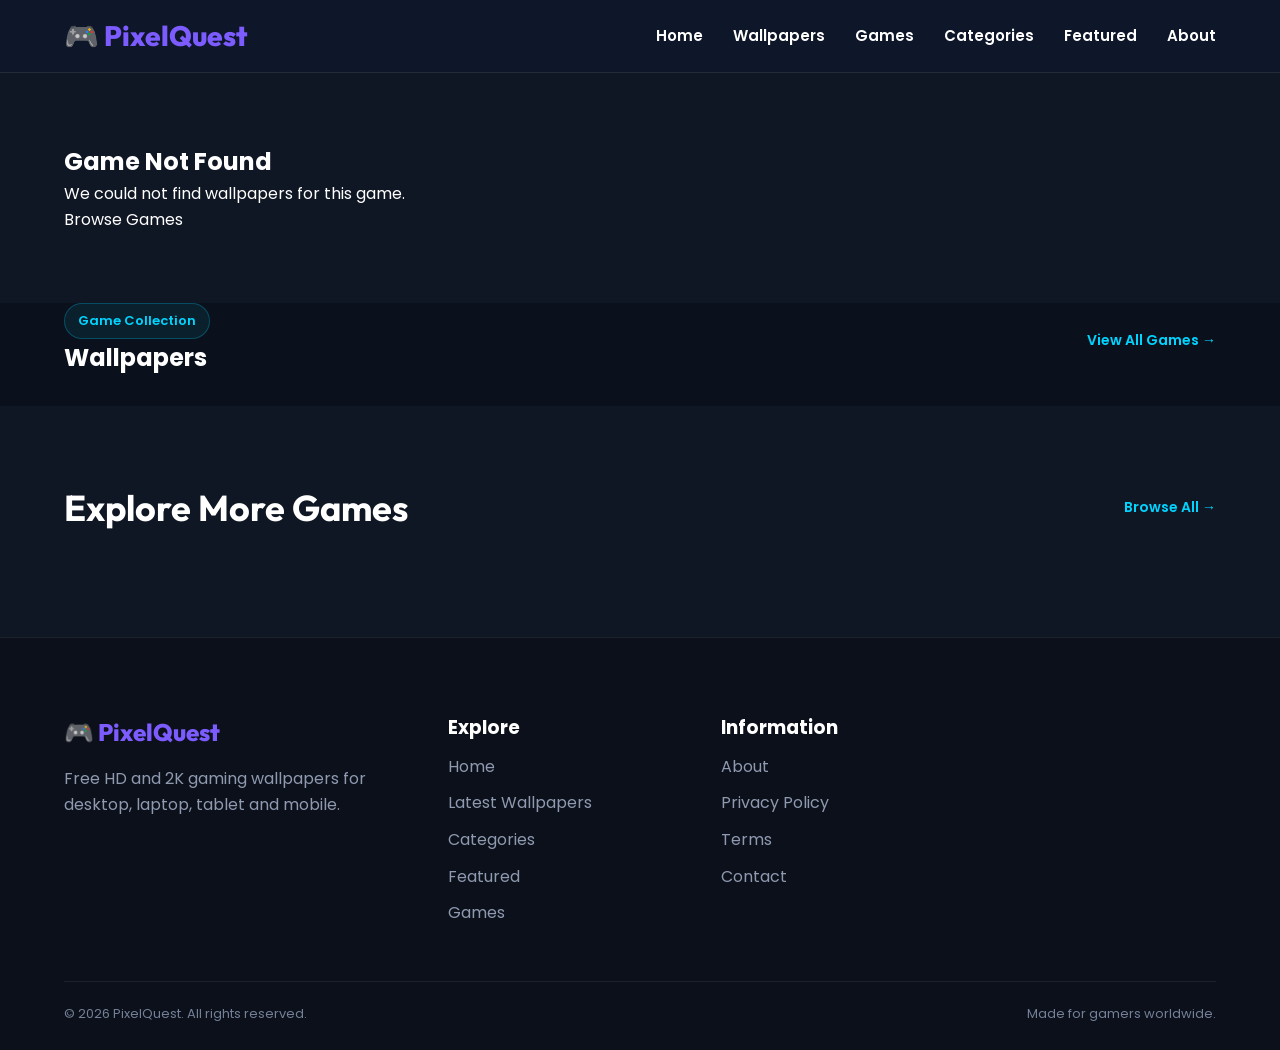
<file: pages/game.html>
<!DOCTYPE html>
<html lang="en">

<head>

    <meta charset="UTF-8">

    <meta
        name="viewport"
        content="width=device-width, initial-scale=1.0"
    >

    <title>
        Game Wallpapers | PixelQuest
    </title>

    <meta
        name="description"
        content="Browse free HD and 2K wallpapers from your favorite games on PixelQuest."
    >

    <link
        rel="icon"
        type="image/png"
        href="../images/favicon.png"
    >

    <link
        rel="stylesheet"
        href="../style.css"
    >

    <link
        rel="preconnect"
        href="https://fonts.googleapis.com"
    >

    <link
        rel="preconnect"
        href="https://fonts.gstatic.com"
        crossorigin
    >

    <link
        href="https://fonts.googleapis.com/css2?family=Outfit:wght@400;500;600;700;800&family=Poppins:wght@400;500;600&display=swap"
        rel="stylesheet"
    >
    <!-- Google AdSense -->

<script
    async
    src="https://pagead2.googlesyndication.com/pagead/js/adsbygoogle.js?client=ca-pub-5871455052425075"
    crossorigin="anonymous"
></script>

    <!-- Google Analytics -->

    <script
        async
        src="https://www.googletagmanager.com/gtag/js?id=G-TD5LSX45Y0"
    ></script>

    <script>

        window.dataLayer =
            window.dataLayer || [];

        function gtag() {
            dataLayer.push(arguments);
        }

        gtag("js", new Date());

        gtag(
            "config",
            "G-TD5LSX45Y0"
        );

    </script>

</head>

<body>

    <!-- ================= HEADER ================= -->

    <header class="site-header">

        <div class="container header-container">

            <a
                href="../"
                class="logo"
            >
                🎮 PixelQuest
            </a>

            <nav class="desktop-nav">

                <a href="../">
                    Home
                </a>

                <a href="../#latest">
                    Wallpapers
                </a>

                <a href="../#games">
                    Games
                </a>

                <a href="category.html">
                    Categories
                </a>

                <a href="../#featured">
                    Featured
                </a>

                <a href="about.html">
                    About
                </a>

            </nav>

            <button
                class="mobile-menu-button"
                id="mobile-menu-button"
                type="button"
                aria-label="Open navigation menu"
                aria-expanded="false"
            >

                <span></span>
                <span></span>
                <span></span>

            </button>

        </div>

        <nav
            class="mobile-nav"
            id="mobile-nav"
            aria-hidden="true"
            inert
        >

            <a href="../">
                🏠 Home
            </a>

            <a href="../#latest">
                🖼 Wallpapers
            </a>

            <a href="../#games">
                🎮 Games
            </a>

            <a href="category.html">
                🗂 Categories
            </a>

            <a href="../#featured">
                ⭐ Featured
            </a>

            <a href="about.html">
                ℹ About
            </a>

        </nav>

    </header>

    <!-- ================= GAME HERO ================= -->

    <section class="game-page-hero">

        <div class="container">

            <div id="game-hero">

                <p class="page-loading">
                    Loading game...
                </p>

            </div>

        </div>

    </section>

    <!-- ================= GAME WALLPAPERS ================= -->

    <main class="game-wallpapers-section">

        <div class="container">

            <div class="section-title">

                <div>

                    <p class="section-label">
                        Game Collection
                    </p>

                    <h2 id="game-wallpaper-title">
                        Wallpapers
                    </h2>

                </div>

                <a
                    href="../#games"
                    class="view-all"
                >
                    View All Games →
                </a>

            </div>

            <div
                id="game-wallpapers"
                class="wallpaper-grid"
            ></div>

        </div>

    </main>

    <!-- ================= OTHER GAMES ================= -->

    <section class="other-games-section">

        <div class="container">

            <div class="section-title">

                <h2>
                    Explore More Games
                </h2>

                <a
                    href="../#games"
                    class="view-all"
                >
                    Browse All →
                </a>

            </div>

            <div
                id="other-games"
                class="games-grid"
            ></div>

        </div>

    </section>

    <!-- ================= FOOTER ================= -->

    <footer>

        <div class="container">

            <div class="footer-grid">

                <div class="footer-brand">

                    <a
                        href="../"
                        class="footer-logo"
                    >
                        🎮 PixelQuest
                    </a>

                    <p>
                        Free HD and 2K gaming wallpapers for desktop,
                        laptop, tablet and mobile.
                    </p>

                </div>

                <div class="footer-column">

                    <h3>
                        Explore
                    </h3>

                    <a href="../">
                        Home
                    </a>

                    <a href="../#latest">
                        Latest Wallpapers
                    </a>

                    <a href="category.html">
                        Categories
                    </a>

                    <a href="../#featured">
                        Featured
                    </a>

                    <a href="../#games">
                        Games
                    </a>

                </div>

                <div class="footer-column">

                    <h3>
                        Information
                    </h3>

                    <a href="about.html">
                        About
                    </a>

                    <a href="privacy.html">
                        Privacy Policy
                    </a>

                    <a href="terms.html">
                        Terms
                    </a>

                    <a href="contact.html">
                        Contact
                    </a>

                </div>

            </div>

            <div class="footer-bottom">

                <p>
                    © 2026 PixelQuest. All rights reserved.
                </p>

                <p>
                    Made for gamers worldwide.
                </p>

            </div>

        </div>

    </footer>

    <!-- ================= JAVASCRIPT ================= -->

    <script
        src="../js/utils.js"
        defer
    ></script>

    <script
        src="../js/script.js"
        defer
    ></script>

    <script
        src="../js/game.js"
        defer
    ></script>

</body>

</html>
</file>
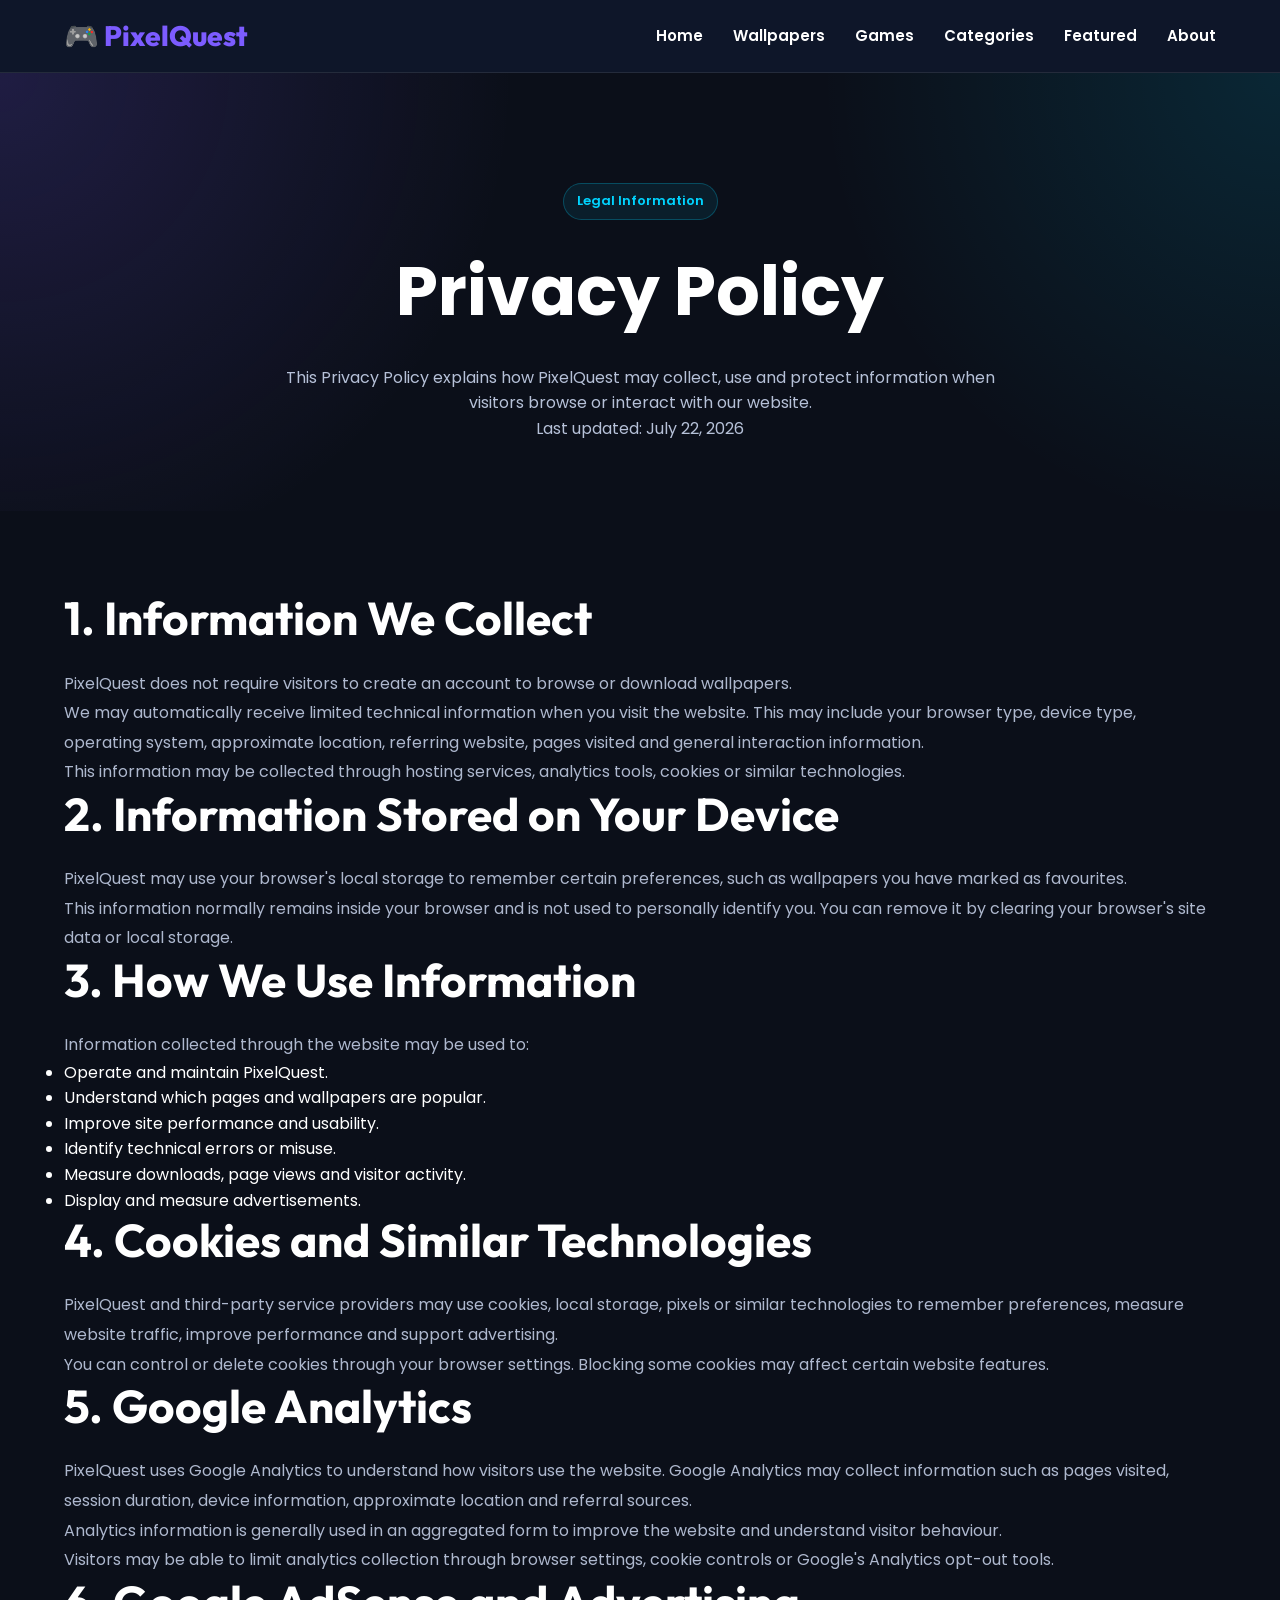
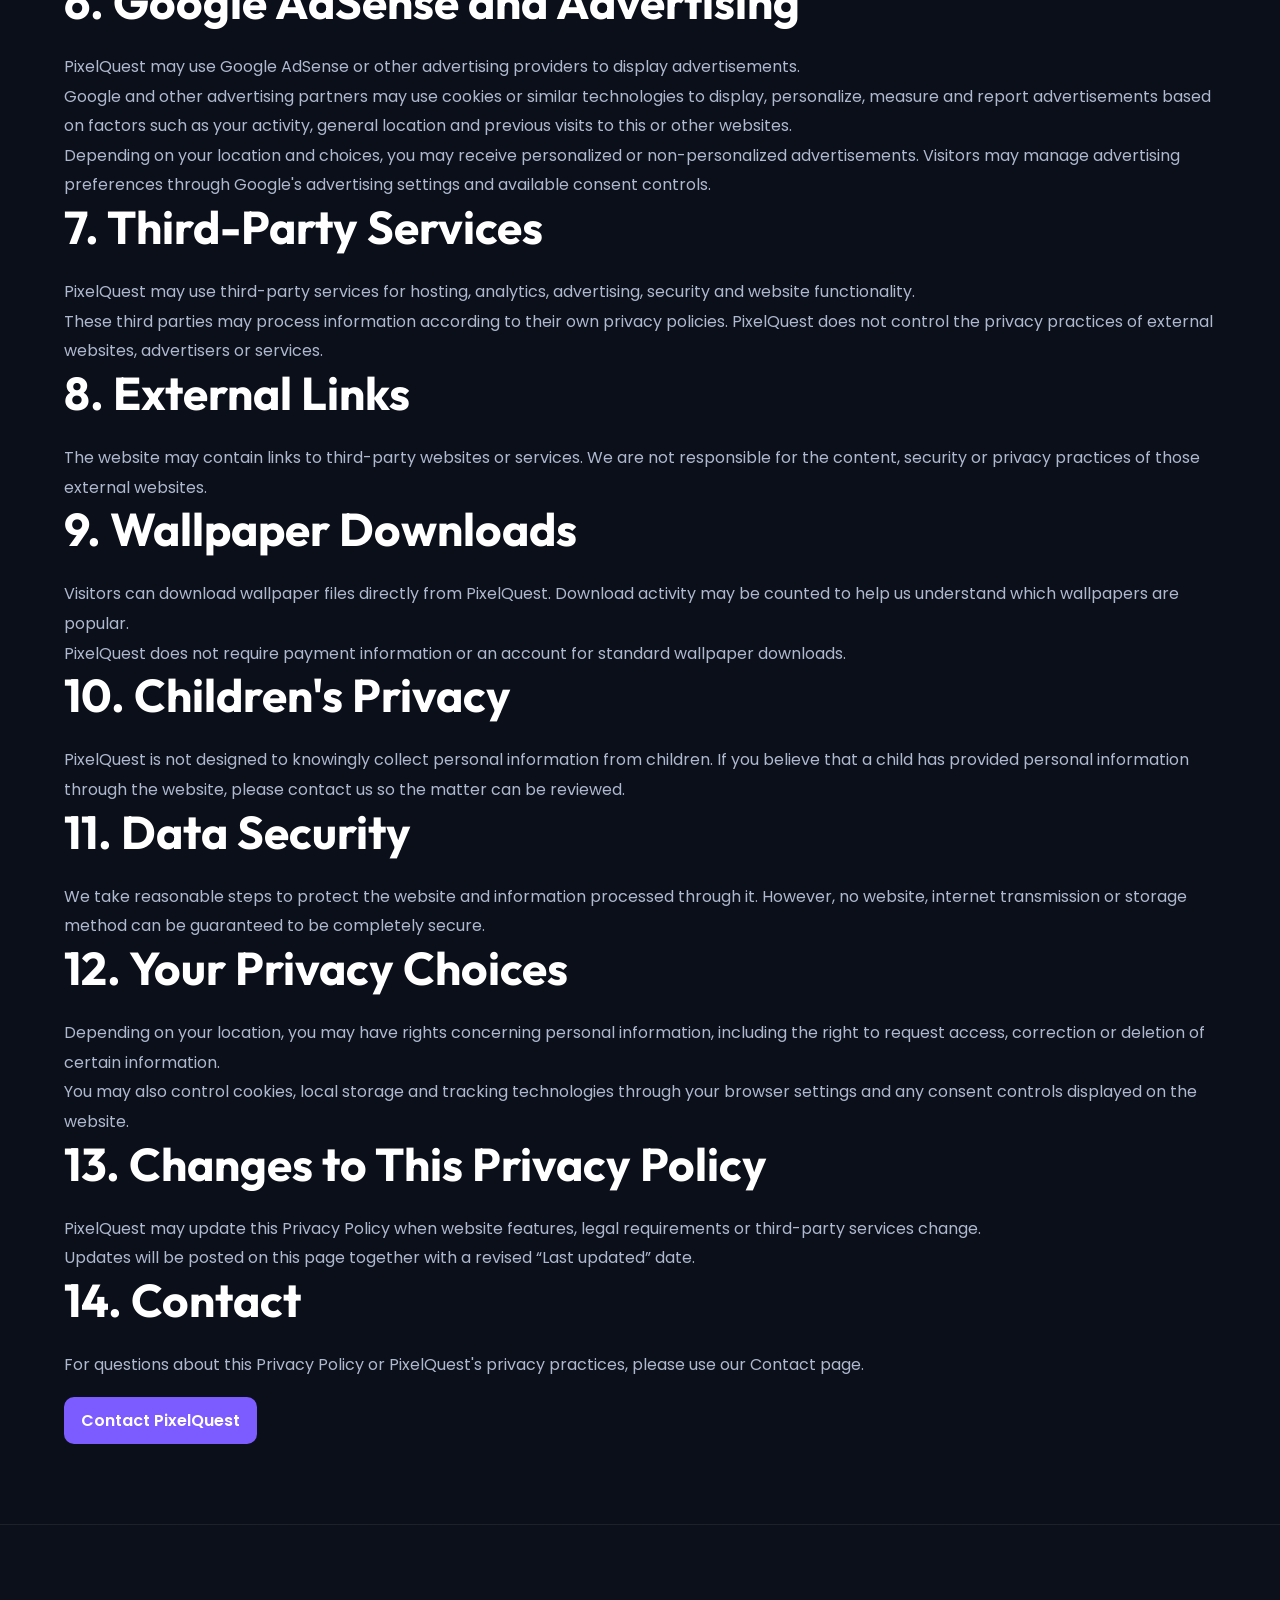
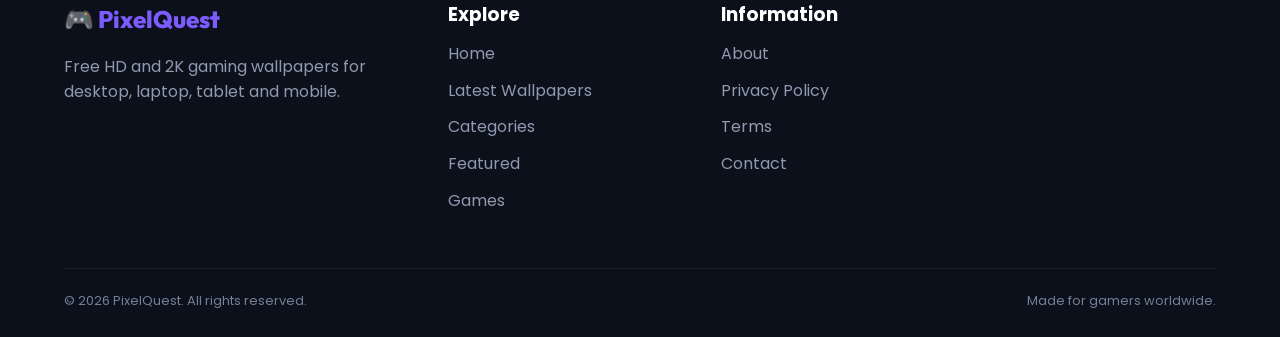
<file: pages/privacy.html>
<!DOCTYPE html>
<html lang="en">

<head>

    <meta charset="UTF-8">

    <meta
        name="viewport"
        content="width=device-width, initial-scale=1.0"
    >

    <title>
        Privacy Policy | PixelQuest
    </title>

    <meta
        name="description"
        content="Read the PixelQuest Privacy Policy to learn how information, cookies, analytics and advertising technologies may be used."
    >

    <link
        rel="canonical"
        href="https://pixelquestwallpapers.com/pages/privacy.html"
    >

    <link
        rel="icon"
        type="image/png"
        href="../images/favicon.png"
    >

    <link
        rel="stylesheet"
        href="../style.css"
    >

    <link
        rel="preconnect"
        href="https://fonts.googleapis.com"
    >

    <link
        rel="preconnect"
        href="https://fonts.gstatic.com"
        crossorigin
    >

    <link
        href="https://fonts.googleapis.com/css2?family=Outfit:wght@400;500;600;700;800&family=Poppins:wght@400;500;600&display=swap"
        rel="stylesheet"
    >
    <!-- Google AdSense -->

<script
    async
    src="https://pagead2.googlesyndication.com/pagead/js/adsbygoogle.js?client=ca-pub-5871455052425075"
    crossorigin="anonymous"
></script>

    <!-- Google Analytics -->

    <script
        async
        src="https://www.googletagmanager.com/gtag/js?id=G-TD5LSX45Y0"
    ></script>

    <script>

        window.dataLayer =
            window.dataLayer || [];

        function gtag() {
            dataLayer.push(arguments);
        }

        gtag("js", new Date());

        gtag(
            "config",
            "G-TD5LSX45Y0"
        );

    </script>

</head>

<body>

    <!-- ================= HEADER ================= -->

    <header class="site-header">

        <div class="container header-container">

            <a
                href="../"
                class="logo"
            >
                🎮 PixelQuest
            </a>

            <nav class="desktop-nav">

                <a href="../">
                    Home
                </a>

                <a href="../#latest">
                    Wallpapers
                </a>

                <a href="../#games">
                    Games
                </a>

                <a href="category.html">
                    Categories
                </a>

                <a href="../#featured">
                    Featured
                </a>

                <a href="about.html">
                    About
                </a>

            </nav>

            <button
                class="mobile-menu-button"
                id="mobile-menu-button"
                type="button"
                aria-label="Open navigation menu"
                aria-expanded="false"
            >

                <span></span>
                <span></span>
                <span></span>

            </button>

        </div>

        <nav
            class="mobile-nav"
            id="mobile-nav"
            aria-hidden="true"
            inert
        >

            <a href="../">
                🏠 Home
            </a>

            <a href="../#latest">
                🖼 Wallpapers
            </a>

            <a href="../#games">
                🎮 Games
            </a>

            <a href="category.html">
                🗂 Categories
            </a>

            <a href="../#featured">
                ⭐ Featured
            </a>

            <a href="about.html">
                ℹ About
            </a>

        </nav>

    </header>

    <!-- ================= PRIVACY POLICY ================= -->

    <main>

        <section class="about-page-hero">

            <div class="container">

                <div class="about-page-hero-content">

                    <span class="section-label">
                        Legal Information
                    </span>

                    <h1>
                        Privacy Policy
                    </h1>

                    <p>
                        This Privacy Policy explains how PixelQuest may
                        collect, use and protect information when visitors
                        browse or interact with our website.
                    </p>

                    <p>
                        Last updated: July 22, 2026
                    </p>

                </div>

            </div>

        </section>

        <section class="about-page-content">

            <div class="container">

                <div class="about-page-text">

                    <h2>
                        1. Information We Collect
                    </h2>

                    <p>
                        PixelQuest does not require visitors to create an
                        account to browse or download wallpapers.
                    </p>

                    <p>
                        We may automatically receive limited technical
                        information when you visit the website. This may
                        include your browser type, device type, operating
                        system, approximate location, referring website,
                        pages visited and general interaction information.
                    </p>

                    <p>
                        This information may be collected through hosting
                        services, analytics tools, cookies or similar
                        technologies.
                    </p>

                    <h2>
                        2. Information Stored on Your Device
                    </h2>

                    <p>
                        PixelQuest may use your browser's local storage to
                        remember certain preferences, such as wallpapers
                        you have marked as favourites.
                    </p>

                    <p>
                        This information normally remains inside your browser
                        and is not used to personally identify you. You can
                        remove it by clearing your browser's site data or
                        local storage.
                    </p>

                    <h2>
                        3. How We Use Information
                    </h2>

                    <p>
                        Information collected through the website may be used
                        to:
                    </p>

                    <ul>

                        <li>
                            Operate and maintain PixelQuest.
                        </li>

                        <li>
                            Understand which pages and wallpapers are popular.
                        </li>

                        <li>
                            Improve site performance and usability.
                        </li>

                        <li>
                            Identify technical errors or misuse.
                        </li>

                        <li>
                            Measure downloads, page views and visitor activity.
                        </li>

                        <li>
                            Display and measure advertisements.
                        </li>

                    </ul>

                    <h2>
                        4. Cookies and Similar Technologies
                    </h2>

                    <p>
                        PixelQuest and third-party service providers may use
                        cookies, local storage, pixels or similar technologies
                        to remember preferences, measure website traffic,
                        improve performance and support advertising.
                    </p>

                    <p>
                        You can control or delete cookies through your browser
                        settings. Blocking some cookies may affect certain
                        website features.
                    </p>

                    <h2>
                        5. Google Analytics
                    </h2>

                    <p>
                        PixelQuest uses Google Analytics to understand how
                        visitors use the website. Google Analytics may collect
                        information such as pages visited, session duration,
                        device information, approximate location and referral
                        sources.
                    </p>

                    <p>
                        Analytics information is generally used in an
                        aggregated form to improve the website and understand
                        visitor behaviour.
                    </p>

                    <p>
                        Visitors may be able to limit analytics collection
                        through browser settings, cookie controls or Google's
                        Analytics opt-out tools.
                    </p>

                    <h2>
                        6. Google AdSense and Advertising
                    </h2>

                    <p>
                        PixelQuest may use Google AdSense or other advertising
                        providers to display advertisements.
                    </p>

                    <p>
                        Google and other advertising partners may use cookies
                        or similar technologies to display, personalize,
                        measure and report advertisements based on factors
                        such as your activity, general location and previous
                        visits to this or other websites.
                    </p>

                    <p>
                        Depending on your location and choices, you may receive
                        personalized or non-personalized advertisements.
                        Visitors may manage advertising preferences through
                        Google's advertising settings and available consent
                        controls.
                    </p>

                    <h2>
                        7. Third-Party Services
                    </h2>

                    <p>
                        PixelQuest may use third-party services for hosting,
                        analytics, advertising, security and website
                        functionality.
                    </p>

                    <p>
                        These third parties may process information according
                        to their own privacy policies. PixelQuest does not
                        control the privacy practices of external websites,
                        advertisers or services.
                    </p>

                    <h2>
                        8. External Links
                    </h2>

                    <p>
                        The website may contain links to third-party websites
                        or services. We are not responsible for the content,
                        security or privacy practices of those external
                        websites.
                    </p>

                    <h2>
                        9. Wallpaper Downloads
                    </h2>

                    <p>
                        Visitors can download wallpaper files directly from
                        PixelQuest. Download activity may be counted to help
                        us understand which wallpapers are popular.
                    </p>

                    <p>
                        PixelQuest does not require payment information or an
                        account for standard wallpaper downloads.
                    </p>

                    <h2>
                        10. Children's Privacy
                    </h2>

                    <p>
                        PixelQuest is not designed to knowingly collect
                        personal information from children. If you believe
                        that a child has provided personal information through
                        the website, please contact us so the matter can be
                        reviewed.
                    </p>

                    <h2>
                        11. Data Security
                    </h2>

                    <p>
                        We take reasonable steps to protect the website and
                        information processed through it. However, no website,
                        internet transmission or storage method can be
                        guaranteed to be completely secure.
                    </p>

                    <h2>
                        12. Your Privacy Choices
                    </h2>

                    <p>
                        Depending on your location, you may have rights
                        concerning personal information, including the right
                        to request access, correction or deletion of certain
                        information.
                    </p>

                    <p>
                        You may also control cookies, local storage and tracking
                        technologies through your browser settings and any
                        consent controls displayed on the website.
                    </p>

                    <h2>
                        13. Changes to This Privacy Policy
                    </h2>

                    <p>
                        PixelQuest may update this Privacy Policy when website
                        features, legal requirements or third-party services
                        change.
                    </p>

                    <p>
                        Updates will be posted on this page together with a
                        revised “Last updated” date.
                    </p>

                    <h2>
                        14. Contact
                    </h2>

                    <p>
                        For questions about this Privacy Policy or PixelQuest's
                        privacy practices, please use our Contact page.
                    </p>

                    <a
                        href="contact.html"
                        class="about-button"
                    >
                        Contact PixelQuest
                    </a>

                </div>

            </div>

        </section>

    </main>

    <!-- ================= FOOTER ================= -->

    <footer>

        <div class="container">

            <div class="footer-grid">

                <div class="footer-brand">

                    <a
                        href="../"
                        class="footer-logo"
                    >
                        🎮 PixelQuest
                    </a>

                    <p>
                        Free HD and 2K gaming wallpapers for desktop,
                        laptop, tablet and mobile.
                    </p>

                </div>

                <div class="footer-column">

                    <h3>
                        Explore
                    </h3>

                    <a href="../">
                        Home
                    </a>

                    <a href="../#latest">
                        Latest Wallpapers
                    </a>

                    <a href="category.html">
                        Categories
                    </a>

                    <a href="../#featured">
                        Featured
                    </a>

                    <a href="../#games">
                        Games
                    </a>

                </div>

                <div class="footer-column">

                    <h3>
                        Information
                    </h3>

                    <a href="about.html">
                        About
                    </a>

                    <a href="privacy.html">
                        Privacy Policy
                    </a>

                    <a href="terms.html">
                        Terms
                    </a>

                    <a href="contact.html">
                        Contact
                    </a>

                </div>

            </div>

            <div class="footer-bottom">

                <p>
                    © 2026 PixelQuest. All rights reserved.
                </p>

                <p>
                    Made for gamers worldwide.
                </p>

            </div>

        </div>

    </footer>

    <!-- ================= JAVASCRIPT ================= -->

    <script
        src="../js/utils.js"
        defer
    ></script>

    <script
        src="../js/script.js"
        defer
    ></script>

</body>

</html>
</file>
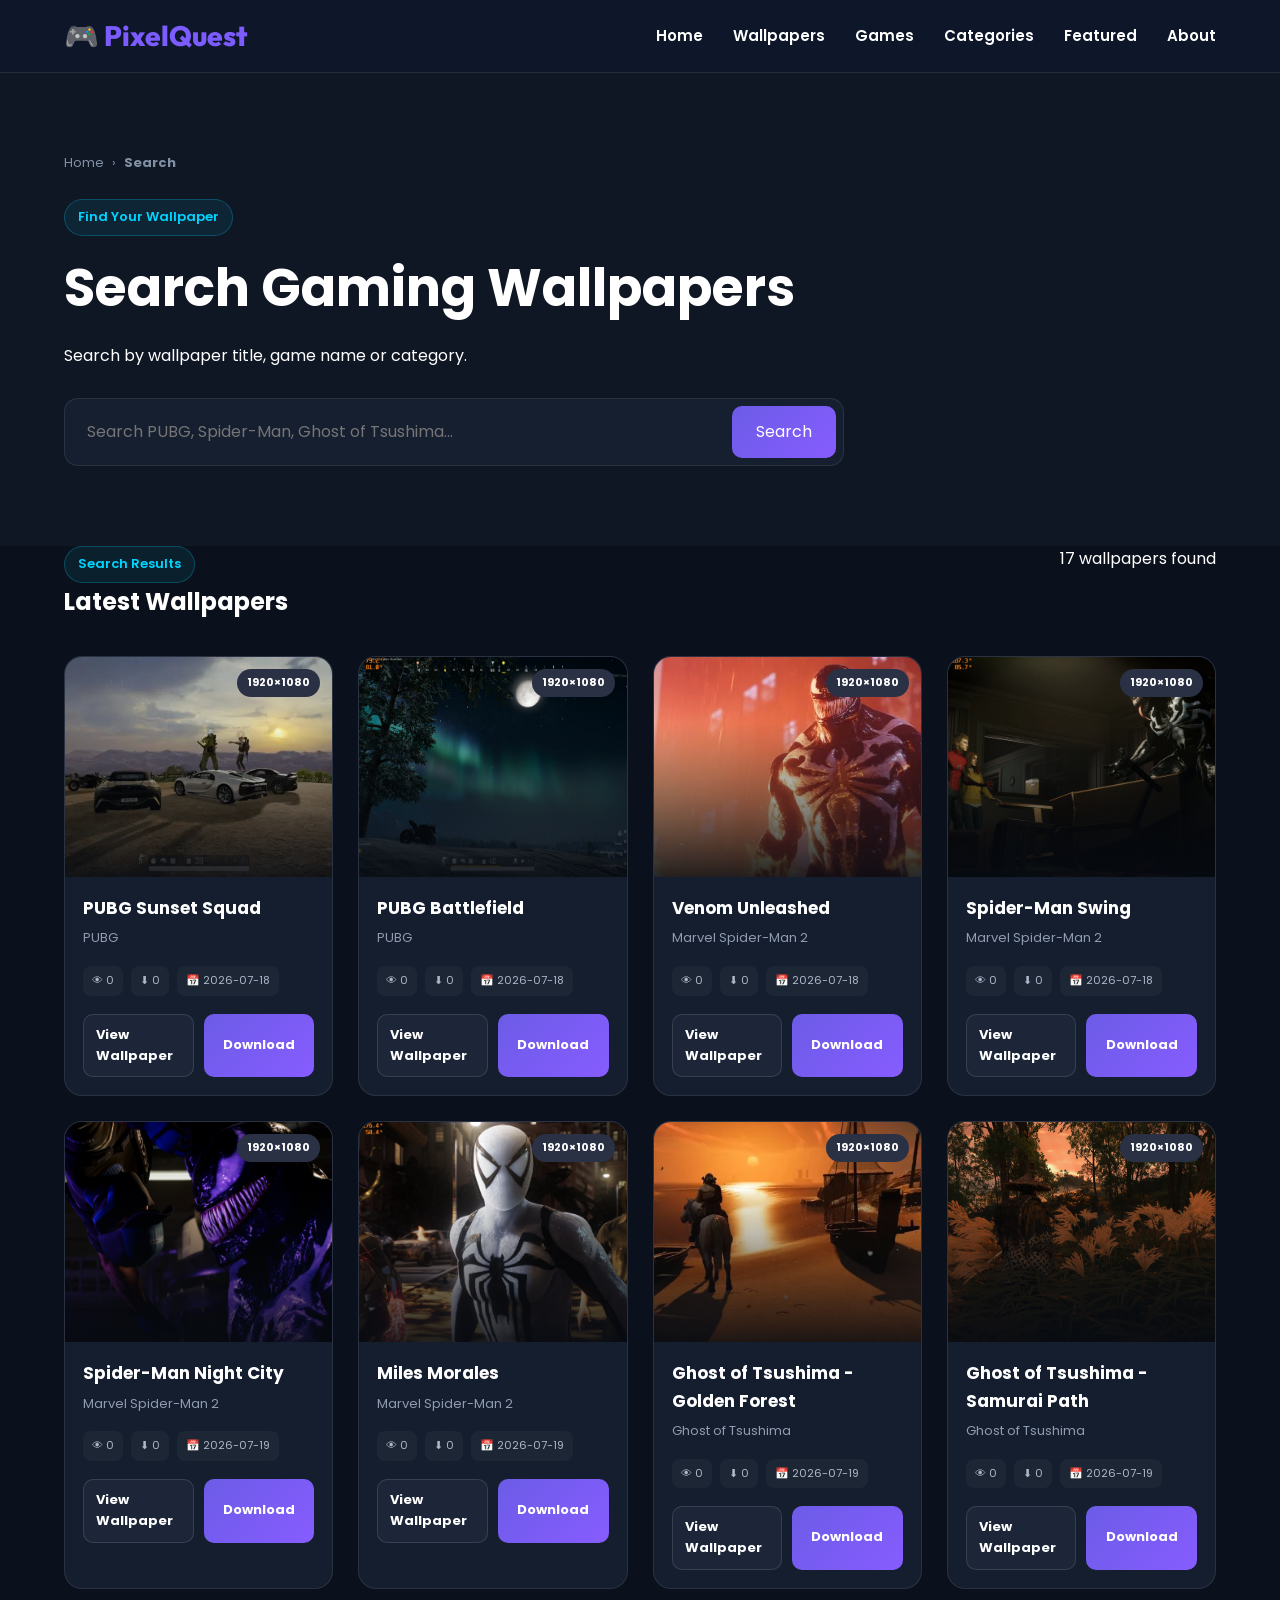
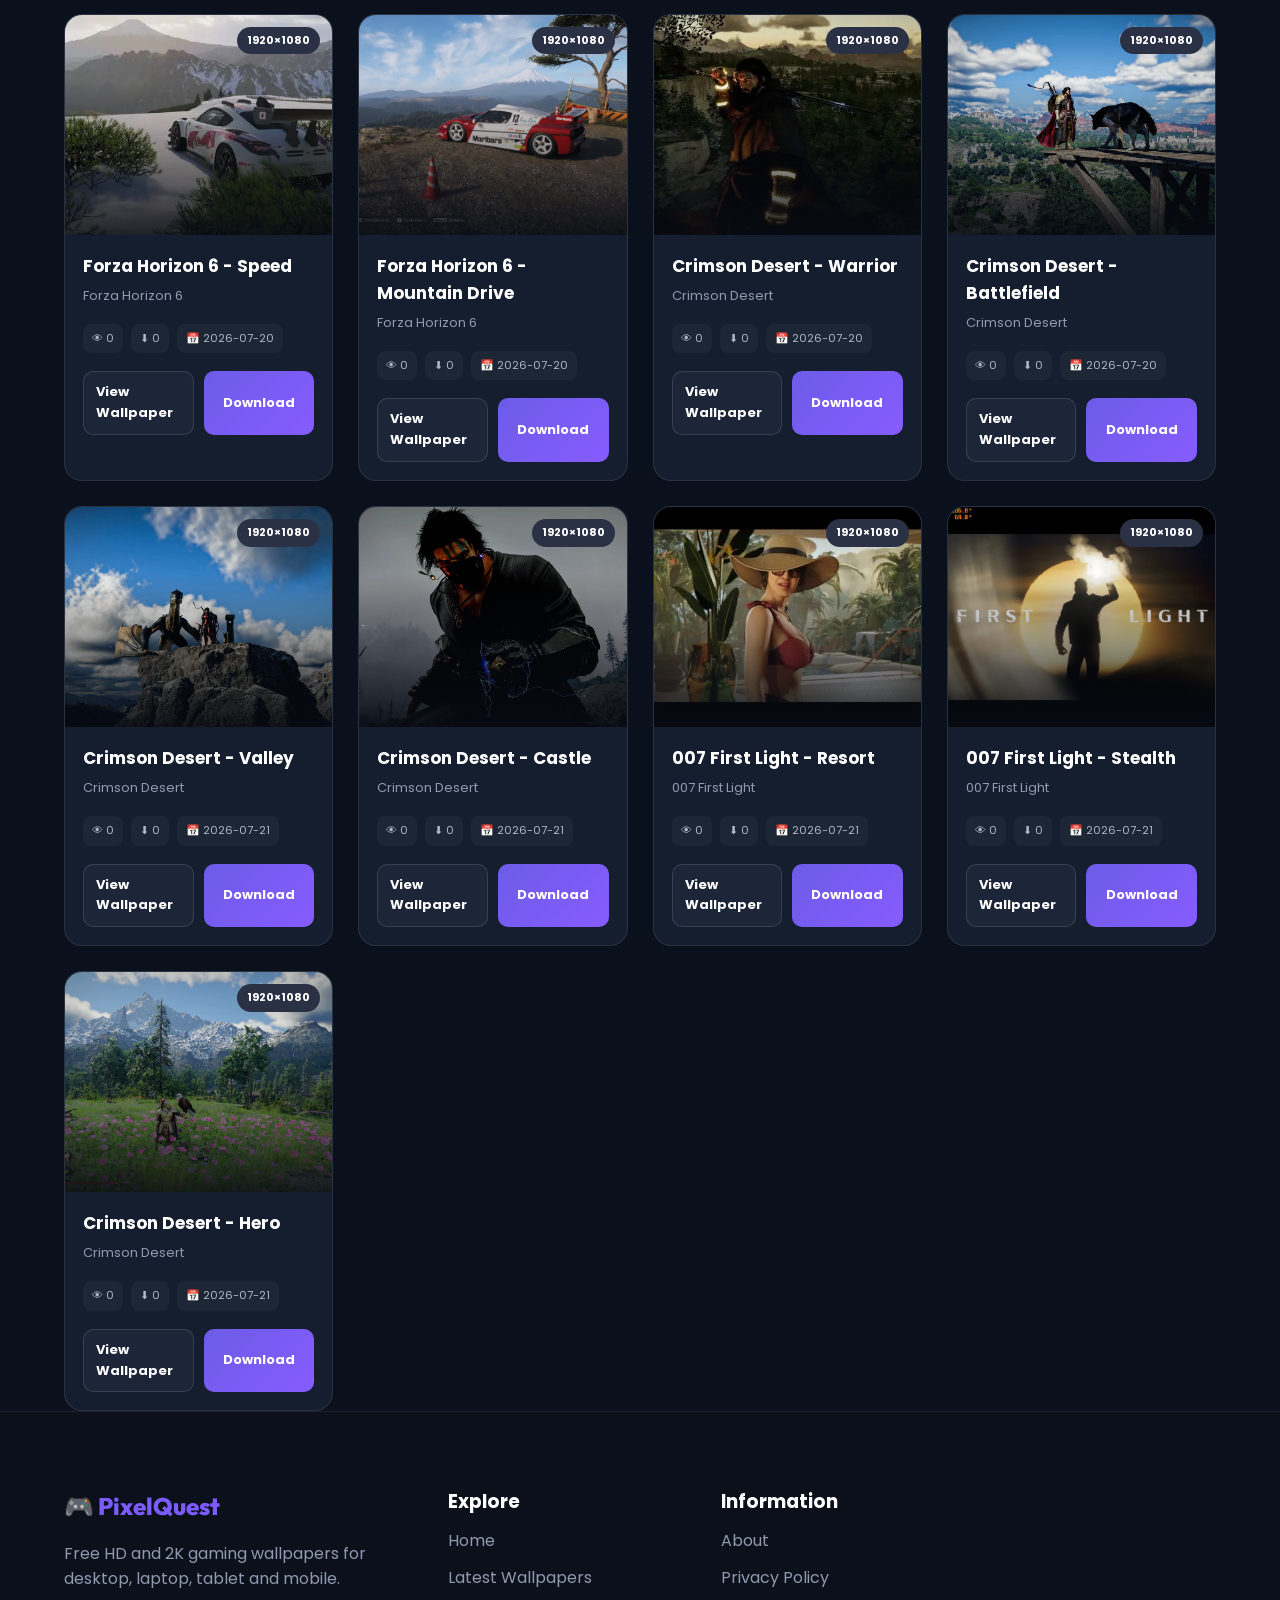
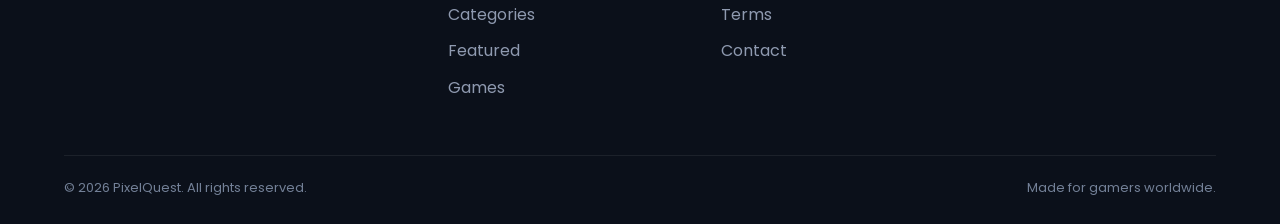
<file: pages/search.html>
<!DOCTYPE html>
<html lang="en">

<head>

    <meta charset="UTF-8">

    <meta
        name="viewport"
        content="width=device-width, initial-scale=1.0"
    >

    <title>
        Search Gaming Wallpapers | PixelQuest
    </title>

    <meta
        name="description"
        content="Search free HD and 2K gaming wallpapers by title, game name or category on PixelQuest."
    >

    <link
        rel="canonical"
        href="https://pixelquestwallpapers.com/pages/search.html"
    >

    <link
        rel="icon"
        type="image/png"
        href="../images/favicon.png"
    >

    <link
        rel="stylesheet"
        href="../style.css"
    >

    <link
        rel="preconnect"
        href="https://fonts.googleapis.com"
    >

    <link
        rel="preconnect"
        href="https://fonts.gstatic.com"
        crossorigin
    >

    <link
        href="https://fonts.googleapis.com/css2?family=Outfit:wght@400;500;600;700;800&family=Poppins:wght@400;500;600&display=swap"
        rel="stylesheet"
    >
    <!-- Google AdSense -->

<script
    async
    src="https://pagead2.googlesyndication.com/pagead/js/adsbygoogle.js?client=ca-pub-5871455052425075"
    crossorigin="anonymous"
></script>

    <!-- Google Analytics -->

    <script
        async
        src="https://www.googletagmanager.com/gtag/js?id=G-TD5LSX45Y0"
    ></script>

    <script>

        window.dataLayer =
            window.dataLayer || [];

        function gtag() {
            dataLayer.push(arguments);
        }

        gtag("js", new Date());

        gtag(
            "config",
            "G-TD5LSX45Y0"
        );

    </script>

</head>

<body>

    <!-- ================= HEADER ================= -->

    <header class="site-header">

        <div class="container header-container">

            <a
                href="../"
                class="logo"
            >
                🎮 PixelQuest
            </a>

            <nav class="desktop-nav">

                <a href="../">
                    Home
                </a>

                <a href="../#latest">
                    Wallpapers
                </a>

                <a href="../#games">
                    Games
                </a>

                <a href="category.html">
                    Categories
                </a>

                <a href="../#featured">
                    Featured
                </a>

                <a href="about.html">
                    About
                </a>

            </nav>

            <button
                class="mobile-menu-button"
                id="mobile-menu-button"
                type="button"
                aria-label="Open navigation menu"
                aria-expanded="false"
            >

                <span></span>
                <span></span>
                <span></span>

            </button>

        </div>

        <nav
            class="mobile-nav"
            id="mobile-nav"
            aria-hidden="true"
            inert
        >

            <a href="../">
                🏠 Home
            </a>

            <a href="../#latest">
                🖼 Wallpapers
            </a>

            <a href="../#games">
                🎮 Games
            </a>

            <a href="category.html">
                🗂 Categories
            </a>

            <a href="../#featured">
                ⭐ Featured
            </a>

            <a href="about.html">
                ℹ About
            </a>

        </nav>

    </header>

    <!-- ================= SEARCH HERO ================= -->

    <section class="search-page-hero">

        <div class="container">

            <nav
                class="breadcrumbs"
                aria-label="Breadcrumb"
            >

                <a href="../">
                    Home
                </a>

                <span>
                    ›
                </span>

                <strong>
                    Search
                </strong>

            </nav>

            <p class="section-label">
                Find Your Wallpaper
            </p>

            <h1>
                Search Gaming Wallpapers
            </h1>

            <p class="search-page-description">
                Search by wallpaper title, game name or category.
            </p>

            <form
                id="search-page-form"
                class="search-page-form"
            >

                <input
                    type="search"
                    id="search-page-input"
                    placeholder="Search PUBG, Spider-Man, Ghost of Tsushima..."
                    autocomplete="off"
                    aria-label="Search gaming wallpapers"
                >

                <button type="submit">
                    Search
                </button>

            </form>

        </div>

    </section>

    <!-- ================= SEARCH RESULTS ================= -->

    <main class="search-results-section">

        <div class="container">

            <div class="search-results-header">

                <div>

                    <p class="section-label">
                        Search Results
                    </p>

                    <h2 id="search-results-title">
                        Wallpapers
                    </h2>

                </div>

                <p id="search-result-count">
                    Loading...
                </p>

            </div>

            <div
                id="search-results"
                class="wallpaper-grid"
            ></div>

        </div>

    </main>

    <!-- ================= FOOTER ================= -->

    <footer>

        <div class="container">

            <div class="footer-grid">

                <div class="footer-brand">

                    <a
                        href="../"
                        class="footer-logo"
                    >
                        🎮 PixelQuest
                    </a>

                    <p>
                        Free HD and 2K gaming wallpapers for desktop,
                        laptop, tablet and mobile.
                    </p>

                </div>

                <div class="footer-column">

                    <h3>
                        Explore
                    </h3>

                    <a href="../">
                        Home
                    </a>

                    <a href="../#latest">
                        Latest Wallpapers
                    </a>

                    <a href="category.html">
                        Categories
                    </a>

                    <a href="../#featured">
                        Featured
                    </a>

                    <a href="../#games">
                        Games
                    </a>

                </div>

                <div class="footer-column">

                    <h3>
                        Information
                    </h3>

                    <a href="about.html">
                        About
                    </a>

                    <a href="privacy.html">
                        Privacy Policy
                    </a>

                    <a href="terms.html">
                        Terms
                    </a>

                    <a href="contact.html">
                        Contact
                    </a>

                </div>

            </div>

            <div class="footer-bottom">

                <p>
                    © 2026 PixelQuest. All rights reserved.
                </p>

                <p>
                    Made for gamers worldwide.
                </p>

            </div>

        </div>

    </footer>

    <!-- ================= JAVASCRIPT ================= -->

    <script
        src="../js/utils.js"
        defer
    ></script>

    <script
        src="../js/script.js"
        defer
    ></script>

    <script
        src="../js/search.js"
        defer
    ></script>

</body>

</html>
</file>
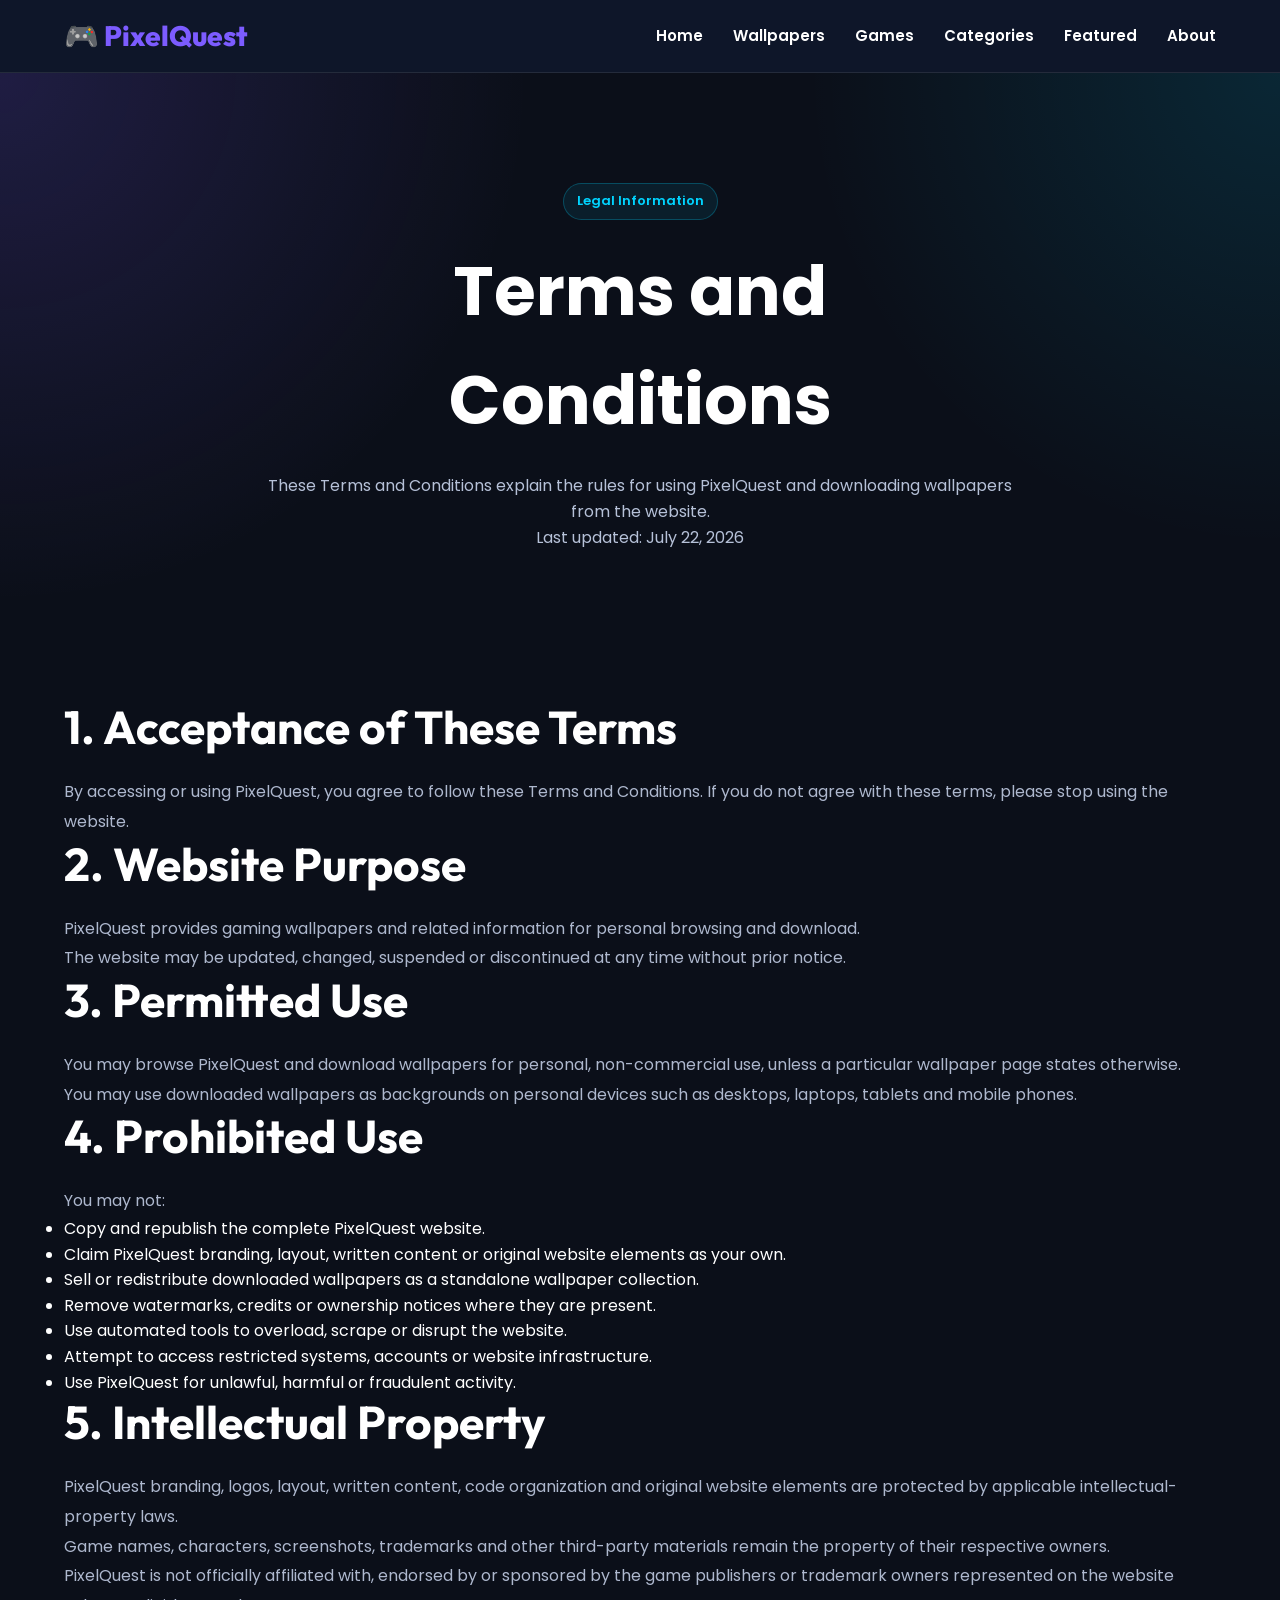
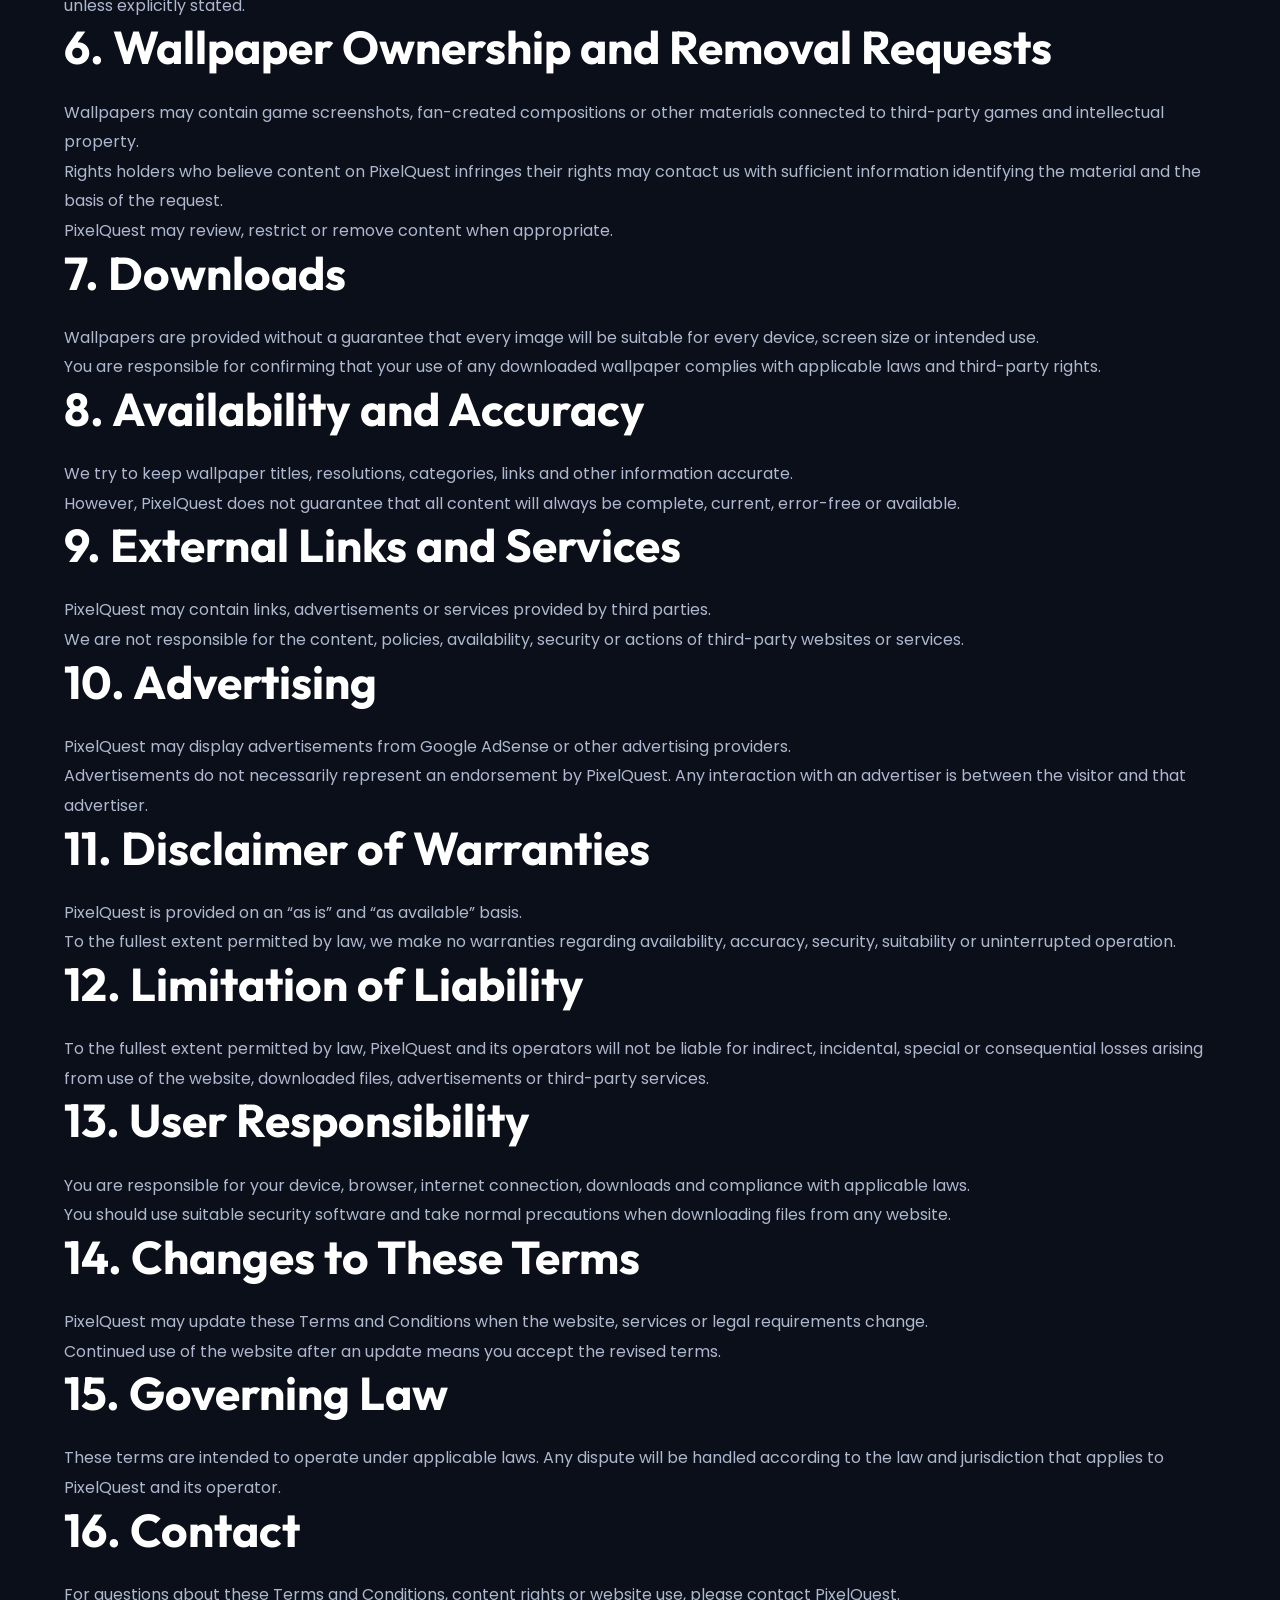
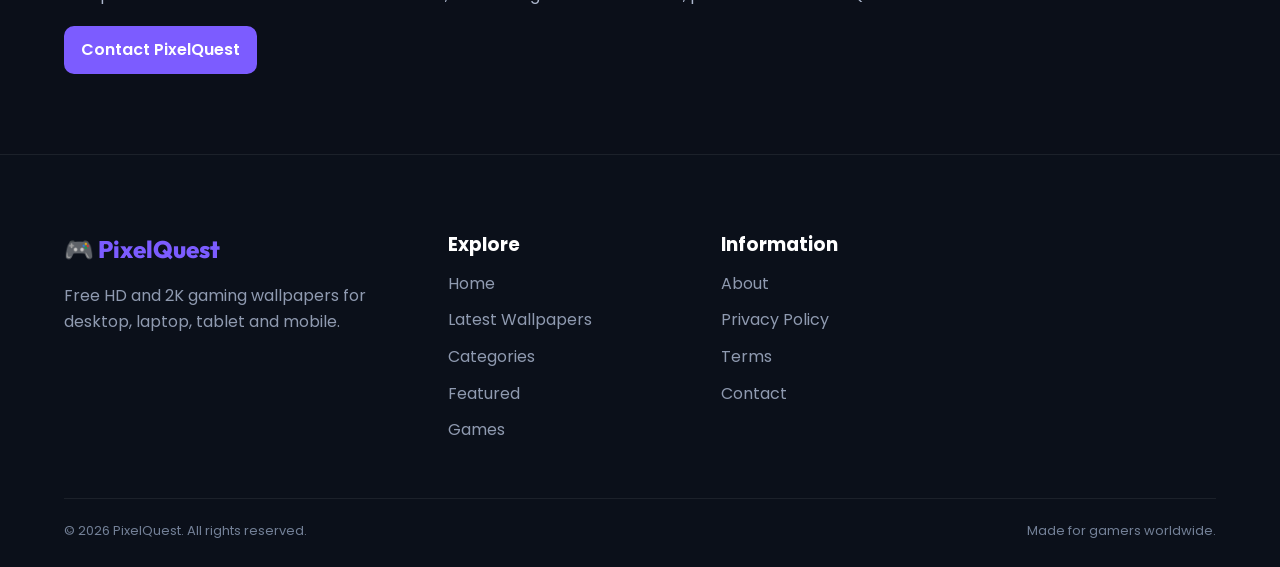
<file: pages/terms.html>
<!DOCTYPE html>
<html lang="en">

<head>

    <meta charset="UTF-8">

    <meta
        name="viewport"
        content="width=device-width, initial-scale=1.0"
    >

    <title>
        Terms and Conditions | PixelQuest
    </title>

    <meta
        name="description"
        content="Read the PixelQuest Terms and Conditions covering website use, wallpaper downloads, intellectual property and user responsibilities."
    >

    <link
        rel="canonical"
        href="https://pixelquestwallpapers.com/pages/terms.html"
    >

    <link
        rel="icon"
        type="image/png"
        href="../images/favicon.png"
    >

    <link
        rel="stylesheet"
        href="../style.css"
    >

    <link
        rel="preconnect"
        href="https://fonts.googleapis.com"
    >

    <link
        rel="preconnect"
        href="https://fonts.gstatic.com"
        crossorigin
    >

    <link
        href="https://fonts.googleapis.com/css2?family=Outfit:wght@400;500;600;700;800&family=Poppins:wght@400;500;600&display=swap"
        rel="stylesheet"
    >
    <!-- Google AdSense -->

<script
    async
    src="https://pagead2.googlesyndication.com/pagead/js/adsbygoogle.js?client=ca-pub-5871455052425075"
    crossorigin="anonymous"
></script>

    <!-- Google Analytics -->

    <script
        async
        src="https://www.googletagmanager.com/gtag/js?id=G-TD5LSX45Y0"
    ></script>

    <script>

        window.dataLayer =
            window.dataLayer || [];

        function gtag() {
            dataLayer.push(arguments);
        }

        gtag("js", new Date());

        gtag(
            "config",
            "G-TD5LSX45Y0"
        );

    </script>

</head>

<body>

    <!-- ================= HEADER ================= -->

    <header class="site-header">

        <div class="container header-container">

            <a
                href="../"
                class="logo"
            >
                🎮 PixelQuest
            </a>

            <nav class="desktop-nav">

                <a href="../">
                    Home
                </a>

                <a href="../#latest">
                    Wallpapers
                </a>

                <a href="../#games">
                    Games
                </a>

                <a href="category.html">
                    Categories
                </a>

                <a href="../#featured">
                    Featured
                </a>

                <a href="about.html">
                    About
                </a>

            </nav>

            <button
                class="mobile-menu-button"
                id="mobile-menu-button"
                type="button"
                aria-label="Open navigation menu"
                aria-expanded="false"
            >

                <span></span>
                <span></span>
                <span></span>

            </button>

        </div>

        <nav
            class="mobile-nav"
            id="mobile-nav"
            aria-hidden="true"
            inert
        >

            <a href="../">
                🏠 Home
            </a>

            <a href="../#latest">
                🖼 Wallpapers
            </a>

            <a href="../#games">
                🎮 Games
            </a>

            <a href="category.html">
                🗂 Categories
            </a>

            <a href="../#featured">
                ⭐ Featured
            </a>

            <a href="about.html">
                ℹ About
            </a>

        </nav>

    </header>

    <!-- ================= TERMS AND CONDITIONS ================= -->

    <main>

        <section class="about-page-hero">

            <div class="container">

                <div class="about-page-hero-content">

                    <span class="section-label">
                        Legal Information
                    </span>

                    <h1>
                        Terms and Conditions
                    </h1>

                    <p>
                        These Terms and Conditions explain the rules for
                        using PixelQuest and downloading wallpapers from
                        the website.
                    </p>

                    <p>
                        Last updated: July 22, 2026
                    </p>

                </div>

            </div>

        </section>

        <section class="about-page-content">

            <div class="container">

                <div class="about-page-text">

                    <h2>
                        1. Acceptance of These Terms
                    </h2>

                    <p>
                        By accessing or using PixelQuest, you agree to follow
                        these Terms and Conditions. If you do not agree with
                        these terms, please stop using the website.
                    </p>

                    <h2>
                        2. Website Purpose
                    </h2>

                    <p>
                        PixelQuest provides gaming wallpapers and related
                        information for personal browsing and download.
                    </p>

                    <p>
                        The website may be updated, changed, suspended or
                        discontinued at any time without prior notice.
                    </p>

                    <h2>
                        3. Permitted Use
                    </h2>

                    <p>
                        You may browse PixelQuest and download wallpapers for
                        personal, non-commercial use, unless a particular
                        wallpaper page states otherwise.
                    </p>

                    <p>
                        You may use downloaded wallpapers as backgrounds on
                        personal devices such as desktops, laptops, tablets
                        and mobile phones.
                    </p>

                    <h2>
                        4. Prohibited Use
                    </h2>

                    <p>
                        You may not:
                    </p>

                    <ul>

                        <li>
                            Copy and republish the complete PixelQuest website.
                        </li>

                        <li>
                            Claim PixelQuest branding, layout, written content
                            or original website elements as your own.
                        </li>

                        <li>
                            Sell or redistribute downloaded wallpapers as a
                            standalone wallpaper collection.
                        </li>

                        <li>
                            Remove watermarks, credits or ownership notices
                            where they are present.
                        </li>

                        <li>
                            Use automated tools to overload, scrape or disrupt
                            the website.
                        </li>

                        <li>
                            Attempt to access restricted systems, accounts or
                            website infrastructure.
                        </li>

                        <li>
                            Use PixelQuest for unlawful, harmful or fraudulent
                            activity.
                        </li>

                    </ul>

                    <h2>
                        5. Intellectual Property
                    </h2>

                    <p>
                        PixelQuest branding, logos, layout, written content,
                        code organization and original website elements are
                        protected by applicable intellectual-property laws.
                    </p>

                    <p>
                        Game names, characters, screenshots, trademarks and
                        other third-party materials remain the property of
                        their respective owners.
                    </p>

                    <p>
                        PixelQuest is not officially affiliated with,
                        endorsed by or sponsored by the game publishers or
                        trademark owners represented on the website unless
                        explicitly stated.
                    </p>

                    <h2>
                        6. Wallpaper Ownership and Removal Requests
                    </h2>

                    <p>
                        Wallpapers may contain game screenshots, fan-created
                        compositions or other materials connected to
                        third-party games and intellectual property.
                    </p>

                    <p>
                        Rights holders who believe content on PixelQuest
                        infringes their rights may contact us with sufficient
                        information identifying the material and the basis of
                        the request.
                    </p>

                    <p>
                        PixelQuest may review, restrict or remove content when
                        appropriate.
                    </p>

                    <h2>
                        7. Downloads
                    </h2>

                    <p>
                        Wallpapers are provided without a guarantee that every
                        image will be suitable for every device, screen size
                        or intended use.
                    </p>

                    <p>
                        You are responsible for confirming that your use of
                        any downloaded wallpaper complies with applicable
                        laws and third-party rights.
                    </p>

                    <h2>
                        8. Availability and Accuracy
                    </h2>

                    <p>
                        We try to keep wallpaper titles, resolutions,
                        categories, links and other information accurate.
                    </p>

                    <p>
                        However, PixelQuest does not guarantee that all
                        content will always be complete, current, error-free
                        or available.
                    </p>

                    <h2>
                        9. External Links and Services
                    </h2>

                    <p>
                        PixelQuest may contain links, advertisements or
                        services provided by third parties.
                    </p>

                    <p>
                        We are not responsible for the content, policies,
                        availability, security or actions of third-party
                        websites or services.
                    </p>

                    <h2>
                        10. Advertising
                    </h2>

                    <p>
                        PixelQuest may display advertisements from Google
                        AdSense or other advertising providers.
                    </p>

                    <p>
                        Advertisements do not necessarily represent an
                        endorsement by PixelQuest. Any interaction with an
                        advertiser is between the visitor and that advertiser.
                    </p>

                    <h2>
                        11. Disclaimer of Warranties
                    </h2>

                    <p>
                        PixelQuest is provided on an “as is” and
                        “as available” basis.
                    </p>

                    <p>
                        To the fullest extent permitted by law, we make no
                        warranties regarding availability, accuracy,
                        security, suitability or uninterrupted operation.
                    </p>

                    <h2>
                        12. Limitation of Liability
                    </h2>

                    <p>
                        To the fullest extent permitted by law, PixelQuest
                        and its operators will not be liable for indirect,
                        incidental, special or consequential losses arising
                        from use of the website, downloaded files,
                        advertisements or third-party services.
                    </p>

                    <h2>
                        13. User Responsibility
                    </h2>

                    <p>
                        You are responsible for your device, browser,
                        internet connection, downloads and compliance with
                        applicable laws.
                    </p>

                    <p>
                        You should use suitable security software and take
                        normal precautions when downloading files from any
                        website.
                    </p>

                    <h2>
                        14. Changes to These Terms
                    </h2>

                    <p>
                        PixelQuest may update these Terms and Conditions when
                        the website, services or legal requirements change.
                    </p>

                    <p>
                        Continued use of the website after an update means
                        you accept the revised terms.
                    </p>

                    <h2>
                        15. Governing Law
                    </h2>

                    <p>
                        These terms are intended to operate under applicable
                        laws. Any dispute will be handled according to the
                        law and jurisdiction that applies to PixelQuest and
                        its operator.
                    </p>

                    <h2>
                        16. Contact
                    </h2>

                    <p>
                        For questions about these Terms and Conditions,
                        content rights or website use, please contact
                        PixelQuest.
                    </p>

                    <a
                        href="contact.html"
                        class="about-button"
                    >
                        Contact PixelQuest
                    </a>

                </div>

            </div>

        </section>

    </main>

    <!-- ================= FOOTER ================= -->

    <footer>

        <div class="container">

            <div class="footer-grid">

                <div class="footer-brand">

                    <a
                        href="../"
                        class="footer-logo"
                    >
                        🎮 PixelQuest
                    </a>

                    <p>
                        Free HD and 2K gaming wallpapers for desktop,
                        laptop, tablet and mobile.
                    </p>

                </div>

                <div class="footer-column">

                    <h3>
                        Explore
                    </h3>

                    <a href="../">
                        Home
                    </a>

                    <a href="../#latest">
                        Latest Wallpapers
                    </a>

                    <a href="category.html">
                        Categories
                    </a>

                    <a href="../#featured">
                        Featured
                    </a>

                    <a href="../#games">
                        Games
                    </a>

                </div>

                <div class="footer-column">

                    <h3>
                        Information
                    </h3>

                    <a href="about.html">
                        About
                    </a>

                    <a href="privacy.html">
                        Privacy Policy
                    </a>

                    <a href="terms.html">
                        Terms
                    </a>

                    <a href="contact.html">
                        Contact
                    </a>

                </div>

            </div>

            <div class="footer-bottom">

                <p>
                    © 2026 PixelQuest. All rights reserved.
                </p>

                <p>
                    Made for gamers worldwide.
                </p>

            </div>

        </div>

    </footer>

    <!-- ================= JAVASCRIPT ================= -->

    <script
        src="../js/utils.js"
        defer
    ></script>

    <script
        src="../js/script.js"
        defer
    ></script>

</body>

</html>
</file>
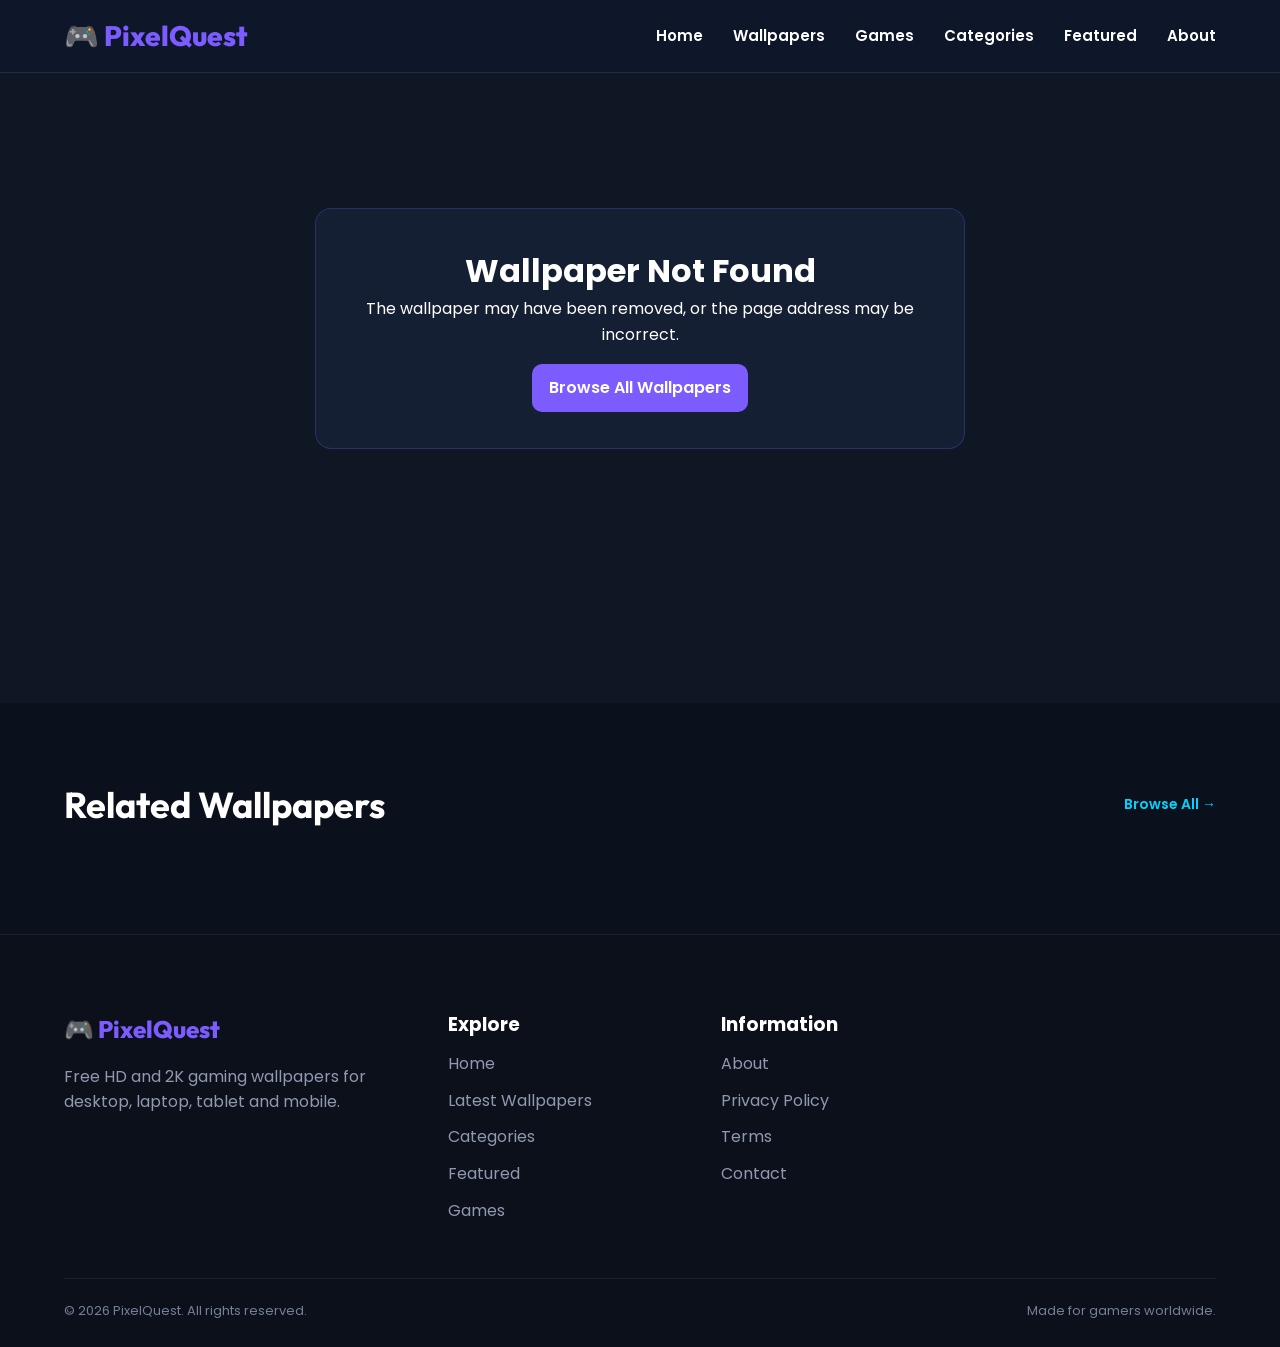
<file: pages/wallpaper.html>
<!DOCTYPE html>
<html lang="en">

<head>

    <meta charset="UTF-8">

    <meta
        name="viewport"
        content="width=device-width, initial-scale=1.0"
    >

    <title>
        Wallpaper Details | PixelQuest
    </title>

    <meta
        name="description"
        content="View and download free HD and 2K gaming wallpapers on PixelQuest."
    >

    <link
        rel="icon"
        type="image/png"
        href="../images/favicon.png"
    >

    <link
        rel="stylesheet"
        href="../style.css?v=14"
    >

    <link
        rel="preconnect"
        href="https://fonts.googleapis.com"
    >

    <link
        rel="preconnect"
        href="https://fonts.gstatic.com"
        crossorigin
    >

    <link
        href="https://fonts.googleapis.com/css2?family=Outfit:wght@400;500;600;700;800&family=Poppins:wght@400;500;600&display=swap"
        rel="stylesheet"
    >
    <!-- Google AdSense -->

<script
    async
    src="https://pagead2.googlesyndication.com/pagead/js/adsbygoogle.js?client=ca-pub-5871455052425075"
    crossorigin="anonymous"
></script>

    <!-- Google Analytics -->

    <script
        async
        src="https://www.googletagmanager.com/gtag/js?id=G-TD5LSX45Y0"
    ></script>

    <script>

        window.dataLayer =
            window.dataLayer || [];

        function gtag() {
            dataLayer.push(arguments);
        }

        gtag("js", new Date());

        gtag(
            "config",
            "G-TD5LSX45Y0"
        );

    </script>

</head>

<body>

    <!-- ================= HEADER ================= -->

    <header class="site-header">

        <div class="container header-container">

            <a
                href="../"
                class="logo"
            >
                🎮 PixelQuest
            </a>

            <nav class="desktop-nav">

                <a href="../">
                    Home
                </a>

                <a href="../#latest">
                    Wallpapers
                </a>

                <a href="../#games">
                    Games
                </a>

                <a href="category.html">
                    Categories
                </a>

                <a href="../#featured">
                    Featured
                </a>

                <a href="about.html">
                    About
                </a>

            </nav>

            <button
                class="mobile-menu-button"
                id="mobile-menu-button"
                type="button"
                aria-label="Open navigation menu"
                aria-expanded="false"
            >

                <span></span>
                <span></span>
                <span></span>

            </button>

        </div>

        <nav
            class="mobile-nav"
            id="mobile-nav"
            aria-hidden="true"
            inert
        >

            <a href="../">
                🏠 Home
            </a>

            <a href="../#latest">
                🖼 Wallpapers
            </a>

            <a href="../#games">
                🎮 Games
            </a>

            <a href="category.html">
                🗂 Categories
            </a>

            <a href="../#featured">
                ⭐ Featured
            </a>

            <a href="about.html">
                ℹ About
            </a>

        </nav>

    </header>

    <!-- ================= WALLPAPER DETAILS ================= -->

    <main class="wallpaper-page">

        <div class="container">

            <div id="wallpaper-details">

                <p class="page-loading">
                    Loading wallpaper...
                </p>

            </div>

        </div>

    </main>

    <!-- ================= RELATED WALLPAPERS ================= -->

    <section class="related-section">

        <div class="container">

            <div class="section-title">

                <h2>
                    Related Wallpapers
                </h2>

                <a
                    href="../#latest"
                    class="view-all"
                >
                    Browse All →
                </a>

            </div>

            <div
                id="related-wallpapers"
                class="wallpaper-grid"
            ></div>

        </div>

    </section>

    <!-- ================= FOOTER ================= -->

    <footer>

        <div class="container">

            <div class="footer-grid">

                <div class="footer-brand">

                    <a
                        href="../"
                        class="footer-logo"
                    >
                        🎮 PixelQuest
                    </a>

                    <p>
                        Free HD and 2K gaming wallpapers for desktop,
                        laptop, tablet and mobile.
                    </p>

                </div>

                <div class="footer-column">

                    <h3>
                        Explore
                    </h3>

                    <a href="../">
                        Home
                    </a>

                    <a href="../#latest">
                        Latest Wallpapers
                    </a>

                    <a href="category.html">
                        Categories
                    </a>

                    <a href="../#featured">
                        Featured
                    </a>

                    <a href="../#games">
                        Games
                    </a>

                </div>

                <div class="footer-column">

                    <h3>
                        Information
                    </h3>

                    <a href="about.html">
                        About
                    </a>

                    <a href="privacy.html">
                        Privacy Policy
                    </a>

                    <a href="terms.html">
                        Terms
                    </a>

                    <a href="contact.html">
                        Contact
                    </a>

                </div>

            </div>

            <div class="footer-bottom">

                <p>
                    © 2026 PixelQuest. All rights reserved.
                </p>

                <p>
                    Made for gamers worldwide.
                </p>

            </div>

        </div>

    </footer>

    <!-- ================= JAVASCRIPT ================= -->

    <script
        src="../js/utils.js"
        defer
    ></script>

    <script
        src="../js/script.js"
        defer
    ></script>

    <script
        src="../js/wallpaper.js?v=6"
        defer
    ></script>

</body>

</html>
</file>
<file: style.css>
/* PixelQuest clean stylesheet */
:root{--heading-font:"Outfit",sans-serif;--body-font:"Poppins",sans-serif;--bg:#0b0f19;--section:#0f1624;--card:#151e2e;--text:#fff;--muted:#aeb8ce;--purple:#7c5cff;--purple2:#5b3df5;--cyan:#00d4ff;--border:rgba(255,255,255,.09)}
*{box-sizing:border-box;margin:0;padding:0}html{scroll-behavior:smooth;overflow-x:hidden}body{overflow-x:hidden;background:var(--bg);color:var(--text);font-family:var(--body-font);line-height:1.6}img{display:block;max-width:100%;height:auto}a{color:inherit;text-decoration:none}button,input,select{font:inherit}.container{width:min(90%,1300px);margin:auto}section{padding:80px 0}section h2{margin-bottom:35px;font-family:var(--heading-font);font-size:36px;line-height:1.2}
.site-header{position:sticky;top:0;z-index:1000;border-bottom:1px solid var(--border);background:rgba(15,23,42,.96);backdrop-filter:blur(14px)}.header-container{min-height:72px;display:flex;align-items:center;justify-content:space-between;gap:24px}.logo,.footer-logo{color:var(--purple);font-family:var(--heading-font);font-weight:800;white-space:nowrap}.logo{font-size:28px}.desktop-nav{display:flex;gap:30px}.desktop-nav a{font-size:15px;font-weight:600}.desktop-nav a:hover{color:#a78bfa}.mobile-menu-button{display:none;width:44px;height:44px;padding:10px;border:1px solid rgba(255,255,255,.12);border-radius:10px;background:#172036}.mobile-menu-button span{display:block;height:2px;margin:5px 0;background:#fff}.mobile-menu-button.active span:nth-child(1){transform:translateY(7px) rotate(45deg)}.mobile-menu-button.active span:nth-child(2){opacity:0}.mobile-menu-button.active span:nth-child(3){transform:translateY(-7px) rotate(-45deg)}.mobile-nav{display:none;max-height:0;overflow:hidden;padding:0 16px;background:#101827;opacity:0;transition:.3s}.mobile-nav.active{max-height:430px;padding:12px 16px 18px;opacity:1}.mobile-nav a{display:flex;padding:14px 12px;border-radius:9px;font-weight:600}.mobile-nav a:hover{background:rgba(124,92,255,.12);color:#a78bfa}
.hero{position:relative;overflow:hidden;padding:85px 0;background:linear-gradient(90deg,rgba(8,12,22,.96),rgba(8,12,22,.9) 48%,rgba(8,12,22,.72)),url("images/thumbnail/spiderman/spiderman1.webp") center/cover no-repeat}.hero-container{position:relative;z-index:2;display:grid;grid-template-columns:minmax(0,1.1fr) minmax(340px,.9fr);align-items:center;gap:65px}.hero-text{text-align:left}.hero-tag,.section-label{display:inline-flex;padding:7px 13px;border:1px solid rgba(0,212,255,.25);border-radius:999px;background:rgba(0,212,255,.08);color:var(--cyan);font-size:13px;font-weight:600}.hero-tag{margin-bottom:22px;padding:9px 16px}.hero h1{max-width:620px;font-family:var(--heading-font);font-size:clamp(42px,5vw,68px);line-height:1.08}.hero h1 span{color:var(--purple)}.hero-description{max-width:660px;margin-top:24px;color:#c6cede;font-size:17px;line-height:1.75}.search-box{display:flex;max-width:650px;margin-top:30px;gap:12px}.search-box input{flex:1;min-width:0;padding:16px 18px;border:1px solid rgba(255,255,255,.12);border-radius:12px;background:#fff;color:#111827}.search-box button{padding:16px 25px;border:0;border-radius:12px;background:var(--purple);color:#fff;font-weight:600}.hero-popular,#hero-popular-games{display:flex;align-items:center;flex-wrap:wrap;gap:8px}.hero-popular{margin-top:20px}.hero-popular strong{color:#aeb8ca;font-size:14px}#hero-popular-games a{padding:6px 11px;border:1px solid rgba(255,255,255,.1);border-radius:999px;background:rgba(255,255,255,.05);color:#cbd5e1;font-size:12px}.hero-stats{max-width:590px;margin-top:34px;padding:18px 24px;display:flex;justify-content:space-around;border:1px solid rgba(124,92,255,.25);border-radius:16px;background:rgba(15,23,42,.62)}.hero-stat{flex:1;text-align:center}.hero-stat-number{display:block;color:var(--cyan);font-size:26px;font-weight:800}.hero-stat-label{color:#a9b4cc;font-size:12px}.hero-stat-divider{width:1px;background:rgba(255,255,255,.12)}.hero-featured{max-width:470px;justify-self:end;overflow:hidden;border:1px solid rgba(255,255,255,.11);border-radius:22px;background:rgba(17,24,39,.94);box-shadow:0 25px 70px rgba(0,0,0,.45)}.hero-featured-image{position:relative;height:285px;overflow:hidden}.hero-featured-image img{width:100%;height:100%;object-fit:cover}.hero-resolution{position:absolute;top:15px;left:15px;padding:7px 12px;border-radius:999px;background:var(--purple);font-size:12px;font-weight:700}.hero-featured-info{padding:22px;text-align:center}.hero-featured-info>span{color:var(--cyan);font-size:13px;font-weight:600}.hero-featured-info h2{margin:7px 0 5px;font-size:23px}.hero-featured-info p{color:#9ca7bf;font-size:14px}.hero-view-button,.about-button{display:inline-flex;margin-top:17px;padding:11px 17px;border-radius:10px;background:var(--purple);font-weight:600}
.section-title,.section-header{display:flex;align-items:center;justify-content:space-between;gap:20px;margin-bottom:28px}.section-title h2,.section-header h2{margin:0}.view-all{color:var(--cyan);font-size:14px;font-weight:600}.wallpaper-grid{display:grid;grid-template-columns:repeat(auto-fill,minmax(260px,1fr));gap:25px}.wallpaper-card{overflow:hidden;border:1px solid var(--border);border-radius:18px;background:var(--card);transition:.35s}.wallpaper-card:hover{transform:translateY(-8px);border-color:rgba(108,92,231,.75)}.wallpaper-image,.wallpaper-card-image{position:relative;display:block;height:220px;overflow:hidden;background:#0b101a}.wallpaper-image img,.wallpaper-card-image img{width:100%;height:100%;object-fit:cover}.image-gradient{position:absolute;inset:0;background:linear-gradient(to top,rgba(7,11,18,.88),transparent 70%)}.badge,.resolution-badge,.new-badge{position:absolute;top:12px;z-index:5;padding:5px 10px;border-radius:999px;font-size:11px;font-weight:700}.badge,.resolution-badge{right:12px;background:#2b3145}.new-badge{left:12px;background:#00d26a}.wallpaper-content,.wallpaper-card-content{padding:18px}.wallpaper-heading{display:flex;align-items:flex-start;justify-content:space-between;gap:14px}.wallpaper-heading h3,.wallpaper-card-content h3{margin-bottom:6px;font-size:17px}.wallpaper-heading p,.wallpaper-game{color:#8f9bb1;font-size:13px}.fav-btn{width:42px;height:42px;flex-shrink:0;display:flex;align-items:center;justify-content:center;padding:0;border:1px solid rgba(255,255,255,.12);border-radius:50%;background:rgba(255,255,255,.06);color:#fff;font-size:19px;line-height:1;cursor:pointer;appearance:none;-webkit-appearance:none;transition:background .25s ease,border-color .25s ease,transform .25s ease}.fav-btn:hover{background:rgba(124,92,255,.18);border-color:rgba(124,92,255,.7);transform:scale(1.08)}.fav-btn:active{transform:scale(.95)}.fav-btn:focus-visible{outline:2px solid var(--cyan);outline-offset:3px}
.wallpaper-meta{display:flex;flex-wrap:wrap;gap:8px;margin-top:17px}.wallpaper-meta span{padding:6px 9px;border-radius:8px;background:rgba(255,255,255,.035);color:#aeb8ca;font-size:11px}.card-buttons,.wallpaper-actions{display:grid;grid-template-columns:1fr 1fr;gap:10px;margin-top:18px}.details-btn,.download-btn,.view-button,.download-button,.card-view-button,.secondary-button{display:flex;align-items:center;justify-content:center;min-height:42px;padding:10px 12px;border-radius:10px;font-size:13px;font-weight:700}.details-btn,.view-button,.card-view-button,.secondary-button{border:1px solid rgba(255,255,255,.12);background:#1c2638}.download-btn,.download-button{border:0;background:linear-gradient(135deg,#6c5ce7,#875cff);color:#fff}
.games-grid,#games-grid{display:grid;grid-template-columns:repeat(4,1fr);gap:20px}.game-card{position:relative;display:block;min-height:220px;overflow:hidden;border:1px solid var(--border);border-radius:17px;background:#111827}.game-card img{width:100%;height:220px;object-fit:cover}.game-overlay{position:absolute;inset:0;display:flex;flex-direction:column;justify-content:flex-end;padding:20px;background:linear-gradient(to top,rgba(5,10,20,.95),rgba(5,10,20,.1))}.game-overlay span{color:var(--cyan);font-size:13px;font-weight:700}.ad-box{min-height:120px;display:flex;align-items:center;justify-content:center;flex-direction:column;border:2px dashed #555;border-radius:16px;color:#bbb}
.about-section{background:var(--section)}.about-grid,.about-page-grid{display:grid;grid-template-columns:1.2fr .8fr;gap:70px}.about-content h2,.about-page-text h2,.about-mission-card h2{margin-bottom:22px;font-size:clamp(30px,4vw,46px)}.about-content p,.about-page-text p,.about-mission-card p{color:var(--muted);line-height:1.85}.about-stats,.about-page-features{display:grid;grid-template-columns:repeat(2,1fr);gap:18px}.stat-card{padding:28px 20px;border:1px solid var(--border);border-radius:16px;background:#182132;text-align:center}.stat-card strong{display:block;color:var(--cyan);font-size:27px}.stat-card span{color:#b9c2d3;font-size:14px}.about-page-hero{padding:110px 0 70px;background:radial-gradient(circle at top left,rgba(124,92,255,.18),transparent 38%),radial-gradient(circle at top right,rgba(0,212,255,.12),transparent 34%)}.about-page-hero-content{max-width:760px;margin:auto;text-align:center}.about-page-hero h1{margin:18px 0;font-size:clamp(38px,6vw,68px)}.about-page-hero p{color:#b6c1d8}.about-page-content{padding:80px 0}.about-mission{padding:20px 0 90px}.about-mission-card{max-width:900px;margin:auto;padding:44px;border:1px solid rgba(124,92,255,.22);border-radius:22px;background:#151e2e;text-align:center}
.wallpaper-page{min-height:70vh;padding:90px 0 80px;background:var(--section)}.wallpaper-detail-card{overflow:hidden;border:1px solid var(--border);border-radius:22px;background:var(--card)}.wallpaper-detail-card .breadcrumbs{padding:18px 22px}.wallpaper-preview,.detail-image-wrapper{position:relative;overflow:hidden;background:#080d15}.wallpaper-main-image,.detail-main-image{width:100%;aspect-ratio:16/9;object-fit:cover}.wallpaper-resolution-badge,.detail-resolution{position:absolute;top:14px;right:14px;padding:7px 11px;border-radius:999px;background:rgba(7,12,21,.82);font-size:12px}.wallpaper-detail-content,.detail-content{padding:30px;text-align:center}.wallpaper-information-grid,.detail-info-grid{display:grid;grid-template-columns:repeat(4,1fr);gap:12px;margin:22px 0}.wallpaper-information-card,.detail-info-box{padding:16px 10px;border:1px solid var(--border);border-radius:10px;background:rgba(255,255,255,.025)}.wallpaper-action-buttons,.detail-actions{display:flex;justify-content:center;gap:12px;margin-top:20px}.download-quality-note{margin-top:18px;color:#9ba8bd;font-size:13px}.related-section{background:#0b111c}
.game-page-hero{padding:70px 0;background:var(--section)}.game-hero-card{position:relative;min-height:520px;overflow:hidden;border:1px solid var(--border);border-radius:24px;background:#0b1018}.game-hero-image{position:absolute;inset:0;width:100%;height:100%;object-fit:cover}.game-hero-overlay{position:absolute;inset:0;background:linear-gradient(90deg,rgba(6,10,18,.97),rgba(6,10,18,.82) 42%,rgba(6,10,18,.28) 75%,rgba(6,10,18,.12))}.game-hero-content{position:relative;z-index:2;display:flex;flex-direction:column;justify-content:center;min-height:520px;max-width:680px;padding:55px}.breadcrumbs{display:flex;flex-wrap:wrap;gap:8px;margin-bottom:25px;color:#8290a6;font-size:13px}.game-hero-content h1{margin:5px 0 16px;font-size:58px}.game-hero-description{color:#b4bfd1}.game-hero-stats{display:flex;gap:10px;margin-top:25px}.game-hero-stats span{padding:9px 13px;border:1px solid rgba(255,255,255,.1);border-radius:9px;background:rgba(255,255,255,.06)}.game-wallpapers-section{background:#0b111c}.other-games-section{background:var(--section)}
.search-page-hero{padding:80px 0;background:var(--section)}.search-page-hero h1{margin:10px 0 14px;font-size:52px}.search-page-form{display:flex;max-width:780px;margin-top:30px;padding:7px;border:1px solid var(--border);border-radius:14px;background:#161f30}.search-page-form input{flex:1;min-width:0;padding:13px 15px;border:0;background:transparent;color:#fff}.search-page-form button{padding:12px 24px;border:0;border-radius:10px;background:linear-gradient(135deg,#6c5ce7,#875cff);color:#fff}.search-results-section{min-height:500px;background:#0b111c}.search-results-header{display:flex;justify-content:space-between;gap:25px;margin-bottom:35px}
.category-page-hero{padding:76px 0 48px;background:linear-gradient(90deg,rgba(8,13,25,.94),rgba(8,13,25,.62)),url("images/thumbnail/spiderman/spiderman1.webp") center/cover no-repeat}.category-page-hero-content{max-width:850px}.category-page-hero h1{margin:18px 0 8px;font-size:clamp(34px,5vw,54px)}.category-filter-section{padding:8px 0 52px}.category-filter-list{display:flex;flex-wrap:wrap;gap:10px}.category-filter-button{min-height:42px;padding:9px 16px;border:1px solid rgba(255,255,255,.11);border-radius:999px;background:rgba(22,32,53,.86);color:#cbd5e1;font-weight:600}.category-filter-button.active{background:linear-gradient(135deg,var(--purple),var(--purple2));color:#fff}.category-wallpapers-section{padding:28px 0 90px}.category-result-count{padding:8px 14px;border:1px solid var(--border);border-radius:10px;background:rgba(22,32,53,.8)}.category-empty-message,.category-loading-error{max-width:650px;margin:45px auto;padding:36px 24px;border:1px solid rgba(124,92,255,.24);border-radius:16px;background:#151f33;text-align:center}
.sort-control{display:flex;align-items:center;gap:10px}.sort-label{color:#94a3b8;font-size:14px}.sort-select-wrapper{position:relative}#sort-select{min-width:190px;padding:12px 46px 12px 17px;border:1px solid rgba(255,255,255,.12);border-radius:10px;background:#151f33;color:#fff}.load-more{display:flex;justify-content:center;margin-top:38px}#loadMoreBtn{min-width:240px;padding:15px 30px;border:0;border-radius:13px;background:linear-gradient(135deg,#6f55ff,#8b5cf6);color:#fff;font-weight:700}
footer{padding:75px 0 25px;border-top:1px solid rgba(255,255,255,.07);background:#0b101a}.footer-grid{display:grid;grid-template-columns:1.5fr repeat(3,1fr);gap:50px}.footer-logo{display:inline-flex;margin-bottom:15px;font-size:24px}.footer-brand p,.footer-column a{color:#8f9ab0}.footer-column{display:flex;flex-direction:column;gap:11px}.footer-bottom{display:flex;justify-content:space-between;gap:20px;margin-top:55px;padding-top:22px;border-top:1px solid rgba(255,255,255,.07);color:#738097;font-size:13px}.back-to-top{position:fixed;right:24px;bottom:24px;z-index:900;width:48px;height:48px;border:1px solid rgba(255,255,255,.18);border-radius:14px;background:linear-gradient(135deg,var(--purple),var(--purple2));color:#fff;opacity:0;visibility:hidden}.back-to-top.visible{opacity:1;visibility:visible}
@media(max-width:1000px){.games-grid,#games-grid{grid-template-columns:repeat(2,1fr)}.hero-container{grid-template-columns:1fr}.hero-text{text-align:center}.hero h1,.hero-description,.search-box,.hero-stats{margin-left:auto;margin-right:auto}.hero-popular,#hero-popular-games{justify-content:center}.hero-featured{justify-self:center}.about-grid,.about-page-grid{grid-template-columns:1fr}.footer-grid{grid-template-columns:repeat(2,1fr)}}
@media(max-width:800px){.desktop-nav{display:none}.mobile-menu-button{display:block}.mobile-nav{display:block}.container{width:100%;padding:0 16px}.wallpaper-information-grid,.detail-info-grid{grid-template-columns:repeat(2,1fr)}}
@media(max-width:700px){.section-title,.section-header,.search-results-header{align-items:flex-start;flex-direction:column}.sort-control,.sort-select-wrapper,#sort-select{width:100%}.search-page-form{flex-direction:column}.search-page-form button{width:100%}}
@media(max-width:600px){section{padding:62px 0}section h2{font-size:30px}.logo{font-size:24px}.hero{padding:55px 0 45px}.hero h1{font-size:38px}.search-box{flex-direction:column}.search-box button{width:100%}.hero-featured-image{height:230px}.hero-stats{padding:16px 10px}.wallpaper-grid,.games-grid,#games-grid{grid-template-columns:1fr}.wallpaper-image,.wallpaper-card-image{height:205px}.card-buttons,.wallpaper-actions{grid-template-columns:1fr}.about-stats,.about-page-features{grid-template-columns:1fr}.wallpaper-information-grid,.detail-info-grid{grid-template-columns:1fr}.wallpaper-action-buttons,.detail-actions{flex-direction:column}.game-hero-content{justify-content:flex-end;padding:25px 20px}.game-hero-content h1{font-size:36px}.footer-grid{grid-template-columns:1fr}.footer-bottom{flex-direction:column;text-align:center}}
/* Favourite buttons on every wallpaper page */

.fav-btn,
.favorite-btn {
    width: 42px;
    height: 42px;
    flex-shrink: 0;

    display: flex;
    align-items: center;
    justify-content: center;

    padding: 0;
    border: 1px solid rgba(255, 255, 255, 0.12);
    border-radius: 50%;

    background: rgba(255, 255, 255, 0.06);
    color: #ffffff;

    font-size: 19px;
    line-height: 1;
    cursor: pointer;

    appearance: none;
    -webkit-appearance: none;

    transition:
        background 0.25s ease,
        border-color 0.25s ease,
        transform 0.25s ease;
}

.fav-btn:hover,
.favorite-btn:hover {
    background: rgba(124, 92, 255, 0.18);
    border-color: rgba(124, 92, 255, 0.7);
    transform: scale(1.08);
}

.fav-btn:active,
.favorite-btn:active {
    transform: scale(0.95);
}

.fav-btn:focus-visible,
.favorite-btn:focus-visible {
    outline: 2px solid var(--cyan);
    outline-offset: 3px;
}
/* ======================================
   WALLPAPER EXTRA INFORMATION
====================================== */

.wallpaper-extra-information {
    display: grid;
    grid-template-columns: repeat(3, minmax(0, 1fr));
    gap: 12px;
    margin: 22px 0;
}

.wallpaper-extra-information > div {
    padding: 16px 12px;
    border: 1px solid var(--border);
    border-radius: 10px;
    background: rgba(255, 255, 255, 0.025);
    text-align: center;
}

.wallpaper-extra-information span {
    display: block;
    margin-bottom: 5px;
    color: #94a3b8;
    font-size: 12px;
}

.wallpaper-extra-information strong {
    display: block;
    color: #ffffff;
    font-size: 14px;
    line-height: 1.5;
}

@media (max-width: 700px) {
    .wallpaper-extra-information {
        grid-template-columns: 1fr;
    }
}
</file>
